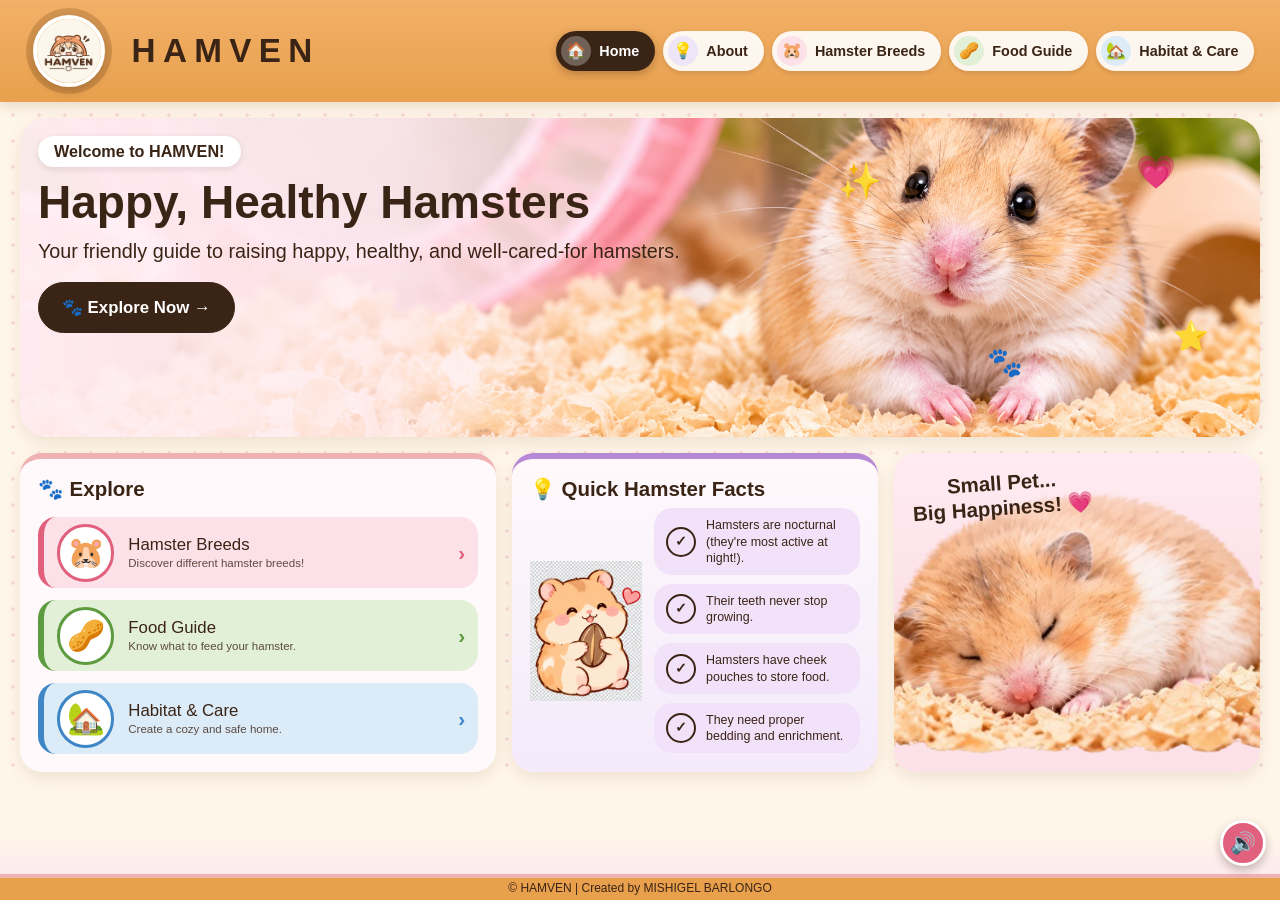
<file: index.html>
<!DOCTYPE html>
<html lang="en">
<head>
  <meta charset="UTF-8">
  <meta name="viewport" content="width=device-width, initial-scale=1.0">
  <title>Home | HAMVEN</title>
  <link rel="stylesheet" href="style.css">
</head>
<body class="no-scroll">

  <header class="site-header">
    <div class="topbar-inner">
      <a class="logo" href="index.html">
        <img src="logo.png" alt="HAMVEN logo" onerror="this.style.display='none'">
        <span class="logo-text"><strong>HAMVEN</strong></span>
      </a>
      <nav class="main-nav" aria-label="Main navigation">
        <ul>
          <li><a class="c-home" href="index.html" aria-current="page"><span class="n-ico" aria-hidden="true">🏠</span><span class="n-txt">Home</span></a></li>
          <li><a class="c-about" href="about.html"><span class="n-ico" aria-hidden="true">💡</span><span class="n-txt">About</span></a></li>
          <li><a class="c-breeds" href="hamstersbreeds.html"><span class="n-ico" aria-hidden="true">🐹</span><span class="n-txt">Hamster Breeds</span></a></li>
          <li><a class="c-food" href="foodguide.html"><span class="n-ico" aria-hidden="true">🥜</span><span class="n-txt">Food Guide</span></a></li>
          <li><a class="c-habitat" href="habitatandcare.html"><span class="n-ico" aria-hidden="true">🏡</span><span class="n-txt">Habitat &amp; Care</span></a></li>
        </ul>
      </nav>
    </div>
  </header>

  <main class="container fit home">
    <section class="card hero">
      <div class="hero-text">
        <span class="tag">Welcome to HAMVEN!</span>
        <h1>Happy, Healthy Hamsters</h1>
        <p>Your friendly guide to raising happy, healthy, and well-cared-for hamsters.</p>
        <a class="btn btn-explore" href="hamstersbreeds.html">🐾 Explore Now →</a>
      </div>
      <span class="sp" style="--x:66%;--y:14%;--d:0s;font-size:2.2rem" aria-hidden="true">✨</span>
      <span class="sp" style="--x:90%;--y:12%;--d:1s;font-size:2rem" aria-hidden="true">💗</span>
      <span class="sp" style="--x:78%;--y:72%;--d:2s;font-size:1.8rem" aria-hidden="true">🐾</span>
      <span class="sp" style="--x:93%;--y:64%;--d:.5s;font-size:1.8rem" aria-hidden="true">⭐</span>
    </section>

    <section class="card explore-card">
      <h2>🐾 Explore</h2>
      <ul class="explore-links">
        <li><a class="c-breeds" href="hamstersbreeds.html"><span class="thumb"><span aria-hidden="true">🐹</span></span><span class="t-txt">Hamster Breeds<small>Discover different hamster breeds!</small></span><span class="arrow" aria-hidden="true">›</span></a></li>
        <li><a class="c-food" href="foodguide.html"><span class="thumb"><span aria-hidden="true">🥜</span></span><span class="t-txt">Food Guide<small>Know what to feed your hamster.</small></span><span class="arrow" aria-hidden="true">›</span></a></li>
        <li><a class="c-habitat" href="habitatandcare.html"><span class="thumb"><span aria-hidden="true">🏡</span></span><span class="t-txt">Habitat &amp; Care<small>Create a cozy and safe home.</small></span><span class="arrow" aria-hidden="true">›</span></a></li>
      </ul>
    </section>

    <section class="card facts-card">
      <h2>💡 Quick Hamster Facts</h2>
      <div class="facts-body">
        <img class="facts-hamster" src="hamster-facts.png" alt="" onerror="this.style.display='none'">
        <ul class="facts-list">
          <li>Hamsters are nocturnal (they're most active at night!).</li>
          <li>Their teeth never stop growing.</li>
          <li>Hamsters have cheek pouches to store food.</li>
          <li>They need proper bedding and enrichment.</li>
        </ul>
      </div>
    </section>

    <section class="card sleep-card" aria-label="Small pet, big happiness">
      <h2>Small Pet...<br>Big Happiness! 💗</h2>
      <span class="zzz" style="--d:0s" aria-hidden="true">z</span>
      <span class="zzz" style="--d:1.1s;--o:22px" aria-hidden="true">Z</span>
      <span class="zzz" style="--d:2.2s;--o:44px" aria-hidden="true">z</span>
    </section>
  </main>

  <div class="hamster-track" aria-hidden="true"><div class="hv hv-walk"><span class="h"><svg class="hamster-svg" viewBox="0 0 48 36" aria-hidden="true">
  <circle cx="7" cy="24" r="2.2" fill="#D9955A"/>
  <ellipse class="leg b" cx="14" cy="32" rx="3.4" ry="2.6" fill="#F0B3B3"/>
  <ellipse cx="22" cy="22" rx="15" ry="11" fill="#E8B26A"/>
  <ellipse cx="24" cy="26" rx="10" ry="6" fill="#FFF1DC"/>
  <ellipse class="leg" cx="29" cy="32" rx="3.4" ry="2.6" fill="#F0B3B3"/>
  <circle cx="36" cy="19" r="8" fill="#E8B26A"/>
  <circle cx="33" cy="11.5" r="3.6" fill="#E8B26A"/>
  <circle cx="33" cy="11.5" r="1.9" fill="#F0B3B3"/>
  <circle cx="38" cy="22.5" r="2" fill="#F0B3B3" opacity=".75"/>
  <circle cx="39.5" cy="17" r="1.3" fill="#3A2415"/>
  <circle cx="43.5" cy="20" r="1.5" fill="#E0607E"/>
</svg></span></div></div>
  <footer class="site-footer">
    <div class="container">
      <p>&copy; HAMVEN | Created by MISHIGEL BARLONGO</p>
    </div>
  </footer>

  <!-- Message pop-up -->
  <div class="modal-bg" id="message">
    <a class="modal-close-bg" href="#" aria-label="Close"></a>
    <div class="modal" role="dialog" aria-labelledby="msg-title">
      <a class="modal-x" href="#" aria-label="Close">&times;</a>
      <span class="tag">Need guidance?</span>
      <h2 id="msg-title">Send a Message</h2>
      <p class="sub">Tell me your concern about your hamster and I will reply to your email.</p>

      <form id="msg-form" action="https://formsubmit.co/mishigelb@gmail.com" method="POST">
        <label for="f-name">Your name</label>
        <input id="f-name" type="text" name="name" maxlength="60" required>

        <label for="f-email">Your email</label>
        <input id="f-email" type="email" name="email" maxlength="80" required>

        <label for="f-msg">Your concern</label>
        <textarea id="f-msg" name="message" maxlength="1000" required></textarea>

        <input type="hidden" name="_subject" value="HAMVEN concern">
        <input type="hidden" name="_captcha" value="false">
        <input type="hidden" name="_next" value="">
        <input type="text" name="_honey" style="display:none" tabindex="-1" autocomplete="off">

        <div class="actions">
          <button class="btn" type="submit">Send</button>
          <a class="btn btn-light" href="#">Cancel</a>
        </div>
      </form>
    </div>
  </div>

  <!-- Message sent pop-up -->
  <div class="modal-bg" id="sent">
    <a class="modal-close-bg" href="#" aria-label="Close"></a>
    <div class="modal" role="dialog" aria-labelledby="sent-title">
      <div class="done">
        <div class="hamster" aria-hidden="true">&#10003;</div>
        <h2 id="sent-title">Done fill up!</h2>
        <p class="sub">Your message was sent successfully.</p>
        <a class="btn btn-full" href="#">OK</a>
      </div>
    </div>
  </div>

  <script>
    (function () {
      var form = document.getElementById('msg-form');
      if (!form) return;
      form.addEventListener('submit', function (e) {
        e.preventDefault();
        var data = new FormData(form);
        // show "Done fill up!" right away - no loading
        location.hash = 'sent';
        form.reset();
        // send the message quietly in the background
        try {
          fetch('https://formsubmit.co/ajax/mishigelb@gmail.com', {
            method: 'POST',
            headers: { 'Accept': 'application/json' },
            body: data,
            keepalive: true
          }).catch(function () {});
        } catch (err) {}
      });
    })();
  </script>

  <!-- Background music (keeps playing across pages) -->
  <audio id="bgm" src="backgroundmusic.mp3" loop preload="auto"></audio>
  <button id="music-btn" class="music-btn" type="button" aria-label="Music on/off" title="Music on/off">🔊</button>
  <script>
    (function () {
      var a = document.getElementById('bgm');
      var btn = document.getElementById('music-btn');
      if (!a) return;
      var K_T = 'hv-music-t', K_AT = 'hv-music-at', K_M = 'hv-music-muted';
      function get(k) { try { return sessionStorage.getItem(k); } catch (e) { return null; } }
      function set(k, v) { try { sessionStorage.setItem(k, v); } catch (e) {} }

      a.volume = 0.5;
      a.muted = get(K_M) === '1';
      function icon() { btn.textContent = a.muted ? '🔇' : '🔊'; btn.classList.toggle('playing', !a.paused && !a.muted); }

      // continue from where the previous page stopped
      var t = parseFloat(get(K_T)) || 0;
      var at = parseFloat(get(K_AT)) || 0;
      if (t > 0 && at > 0) t += (Date.now() - at) / 1000;
      function seek() {
        if (t > 0 && isFinite(a.duration) && a.duration > 0) { try { a.currentTime = t % a.duration; } catch (e) {} }
        t = 0;
      }
      if (a.readyState >= 1) seek(); else a.addEventListener('loadedmetadata', seek, { once: true });

      function save() { if (!a.paused) { set(K_T, a.currentTime); set(K_AT, Date.now()); } }
      setInterval(save, 500);
      window.addEventListener('pagehide', save);
      window.addEventListener('beforeunload', save);

      // browsers may block autoplay: start on the first click / tap / key press
      var events = ['pointerdown', 'keydown', 'touchstart', 'click'];
      function arm() { events.forEach(function (ev) { window.addEventListener(ev, onGesture, true); }); }
      function disarm() { events.forEach(function (ev) { window.removeEventListener(ev, onGesture, true); }); }
      function onGesture() { disarm(); start(); }
      function start() {
        var p = a.play();
        if (p && p.catch) p.catch(function () { arm(); });
      }
      a.addEventListener('play', icon);
      a.addEventListener('pause', icon);
      btn.addEventListener('click', function (e) {
        e.stopPropagation();
        a.muted = !a.muted;
        set(K_M, a.muted ? '1' : '0');
        if (a.paused) start();
        icon();
      });
      icon();
      start();
    })();
  </script>

</body>
</html>
</file>
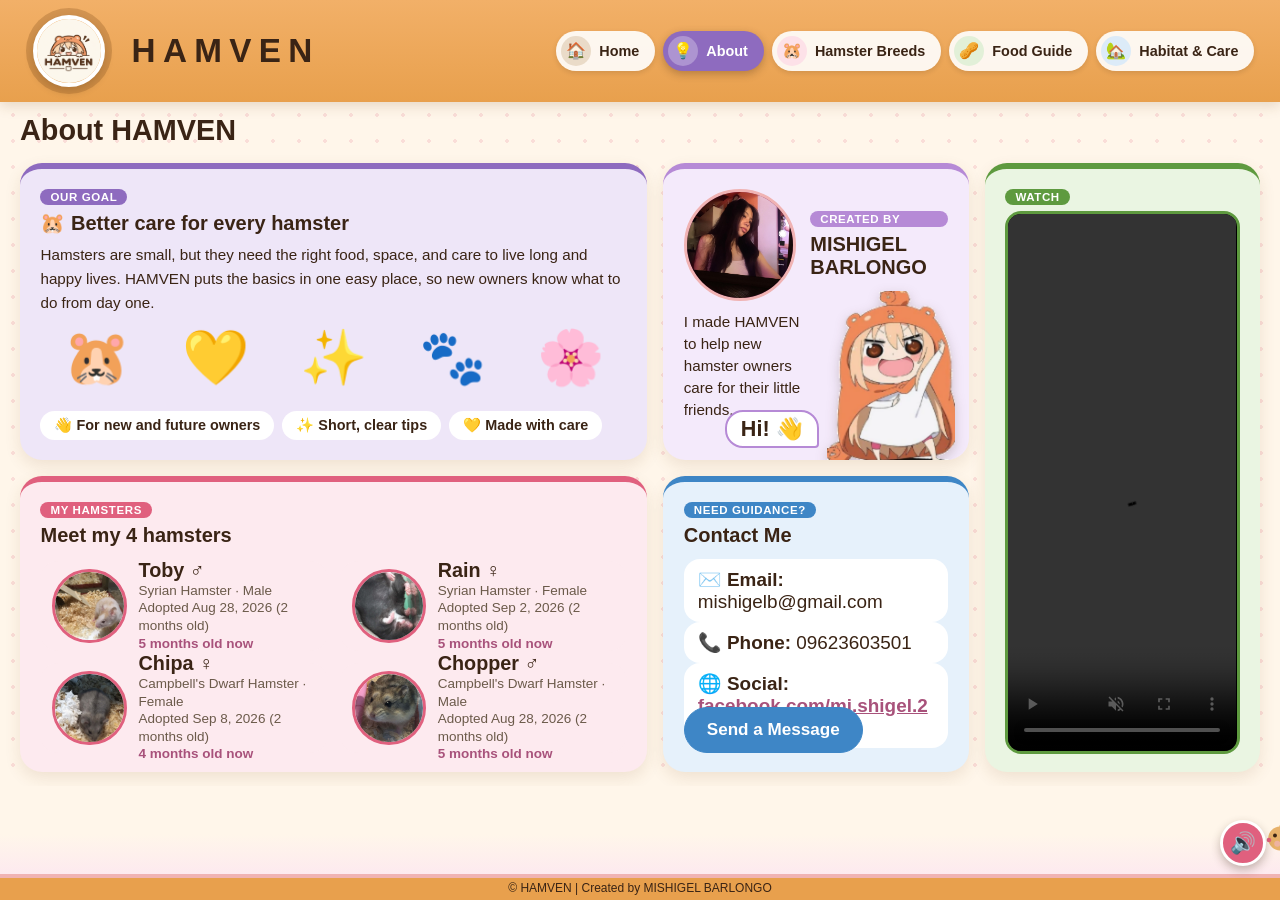
<file: about.html>
<!DOCTYPE html>
<html lang="en">
<head>
  <meta charset="UTF-8">
  <meta name="viewport" content="width=device-width, initial-scale=1.0">
  <title>About | HAMVEN</title>
  <link rel="stylesheet" href="style.css">
</head>
<body class="no-scroll">

  <header class="site-header">
    <div class="topbar-inner">
      <a class="logo" href="index.html">
        <img src="logo.png" alt="HAMVEN logo" onerror="this.style.display='none'">
        <span class="logo-text"><strong>HAMVEN</strong></span>
      </a>
      <nav class="main-nav" aria-label="Main navigation">
        <ul>
          <li><a class="c-home" href="index.html"><span class="n-ico" aria-hidden="true">🏠</span><span class="n-txt">Home</span></a></li>
          <li><a class="c-about" href="about.html" aria-current="page"><span class="n-ico" aria-hidden="true">💡</span><span class="n-txt">About</span></a></li>
          <li><a class="c-breeds" href="hamstersbreeds.html"><span class="n-ico" aria-hidden="true">🐹</span><span class="n-txt">Hamster Breeds</span></a></li>
          <li><a class="c-food" href="foodguide.html"><span class="n-ico" aria-hidden="true">🥜</span><span class="n-txt">Food Guide</span></a></li>
          <li><a class="c-habitat" href="habitatandcare.html"><span class="n-ico" aria-hidden="true">🏡</span><span class="n-txt">Habitat &amp; Care</span></a></li>
        </ul>
      </nav>
    </div>
  </header>

  <main class="container fit about">
    <h1>About HAMVEN</h1>

    <section class="card mission c-about">
      <span class="tag">Our goal</span>
      <h2>🐹 Better care for every hamster</h2>
      <p>Hamsters are small, but they need the right food, space, and care to live long and happy lives. HAMVEN puts the basics in one easy place, so new owners know what to do from day one.</p>
      <div class="deco bob" aria-hidden="true"><span style="--i:0">🐹</span><span style="--i:1">💛</span><span style="--i:2">✨</span><span style="--i:3">🐾</span><span style="--i:4">🌸</span></div>
      <ul class="about-points">
        <li>👋 For new and future owners</li>
        <li>✨ Short, clear tips</li>
        <li>💛 Made with care</li>
      </ul>
    </section>

    <section class="card c-lilac">
      <div class="creator">
        <div class="avatar"><span aria-hidden="true">MB</span><img src="Barlongo.jpg" alt="Mishigel Barlongo" onerror="this.style.display='none'"></div>
        <div>
          <span class="tag">Created by</span>
          <h2>MISHIGEL BARLONGO</h2>
        </div>
      </div>
      <p>I made HAMVEN to help new hamster owners care for their little friends.</p>
      <div class="hi-scene" aria-hidden="true"><div class="hi-wrap"><span class="hi-bubble">Hi! <span class="hi-hand">👋</span></span><img class="hi-char" src="creator-hi.png" alt="" onerror="this.style.display='none'"></div></div>
    </section>

    <section class="card pets c-rose">
      <span class="tag">My hamsters</span>
      <h2>Meet my 4 hamsters</h2>
      <div class="pet-grid">
        <div class="pet" data-adopted="2026-08-28">
          <div class="pet-photo"><span aria-hidden="true">🐹</span><img src="toby.jpg" alt="Toby" onerror="this.style.display='none'"></div>
          <div class="pet-info"><strong>Toby ♂</strong><small>Syrian Hamster · Male</small><small>Adopted Aug 28, 2026 (2 months old)</small><small class="pet-age"></small></div>
        </div>
        <div class="pet" data-adopted="2026-09-02">
          <div class="pet-photo"><span aria-hidden="true">🐹</span><img src="rain.jpg" alt="Rain" onerror="this.style.display='none'"></div>
          <div class="pet-info"><strong>Rain ♀</strong><small>Syrian Hamster · Female</small><small>Adopted Sep 2, 2026 (2 months old)</small><small class="pet-age"></small></div>
        </div>
        <div class="pet" data-adopted="2026-09-08">
          <div class="pet-photo"><span aria-hidden="true">🐹</span><img src="chipa.jpg" alt="Chipa" onerror="this.style.display='none'"></div>
          <div class="pet-info"><strong>Chipa ♀</strong><small>Campbell's Dwarf Hamster · Female</small><small>Adopted Sep 8, 2026 (2 months old)</small><small class="pet-age"></small></div>
        </div>
        <div class="pet" data-adopted="2026-08-28">
          <div class="pet-photo"><span aria-hidden="true">🐹</span><img src="chopper.jpg" alt="Chopper" onerror="this.style.display='none'"></div>
          <div class="pet-info"><strong>Chopper ♂</strong><small>Campbell's Dwarf Hamster · Male</small><small>Adopted Aug 28, 2026 (2 months old)</small><small class="pet-age"></small></div>
        </div>
      </div>
    </section>

    <section class="card contact-card c-blue">
      <span class="tag">Need guidance?</span>
      <h2>Contact Me</h2>
      <ul class="plain contact-list">
        <li><strong>✉️ Email:</strong> mishigelb@gmail.com</li>
        <li><strong>📞 Phone:</strong> 09623603501</li>
        <li><strong>🌐 Social:</strong> <a href="https://www.facebook.com/mi.shigel.2024" target="_blank" rel="noopener">facebook.com/mi.shigel.2024</a></li>
      </ul>
      <div class="deco sway" aria-hidden="true"><span style="--i:0">💌</span><span style="--i:1">📞</span><span style="--i:2">🌐</span><span style="--i:3">💬</span></div>
      <a class="btn about-link" href="#message">Send a Message</a>
    </section>

    <!-- Side video -->
    <section class="card vid-card c-green">
      <span class="tag">Watch</span>
      <video id="vid" src="vid.mp4" autoplay muted loop playsinline controls></video>
    </section>
  </main>
  <script>
    // Age now = 2 months at adoption + full months since adoption
    (function () {
      var now = new Date();
      document.querySelectorAll('.pet[data-adopted]').forEach(function (el) {
        var p = el.getAttribute('data-adopted').split('-');
        var y = +p[0], m = +p[1] - 1, d = +p[2];
        var months = (now.getFullYear() - y) * 12 + (now.getMonth() - m) - (now.getDate() < d ? 1 : 0);
        var total = Math.max(0, months) + 2;
        var txt = total >= 12
          ? Math.floor(total / 12) + ' yr' + (total % 12 ? ' ' + (total % 12) + ' mo' : '') + ' old now'
          : total + ' months old now';
        el.querySelector('.pet-age').textContent = txt;
      });
    })();
  </script>

  <div class="hamster-track" aria-hidden="true"><div class="hv hv-run"><span class="flip"><span class="h"><svg class="hamster-svg" viewBox="0 0 48 36" aria-hidden="true">
  <circle cx="7" cy="24" r="2.2" fill="#D9955A"/>
  <ellipse class="leg b" cx="14" cy="32" rx="3.4" ry="2.6" fill="#F0B3B3"/>
  <ellipse cx="22" cy="22" rx="15" ry="11" fill="#E8B26A"/>
  <ellipse cx="24" cy="26" rx="10" ry="6" fill="#FFF1DC"/>
  <ellipse class="leg" cx="29" cy="32" rx="3.4" ry="2.6" fill="#F0B3B3"/>
  <circle cx="36" cy="19" r="8" fill="#E8B26A"/>
  <circle cx="33" cy="11.5" r="3.6" fill="#E8B26A"/>
  <circle cx="33" cy="11.5" r="1.9" fill="#F0B3B3"/>
  <circle cx="38" cy="22.5" r="2" fill="#F0B3B3" opacity=".75"/>
  <circle cx="39.5" cy="17" r="1.3" fill="#3A2415"/>
  <circle cx="43.5" cy="20" r="1.5" fill="#E0607E"/>
</svg></span></span><span class="dust">💨</span></div></div>
  <footer class="site-footer">
    <div class="container">
      <p>&copy; HAMVEN | Created by MISHIGEL BARLONGO</p>
    </div>
  </footer>

  <!-- Message pop-up -->
  <div class="modal-bg" id="message">
    <a class="modal-close-bg" href="#" aria-label="Close"></a>
    <div class="modal" role="dialog" aria-labelledby="msg-title">
      <a class="modal-x" href="#" aria-label="Close">&times;</a>
      <span class="tag">Need guidance?</span>
      <h2 id="msg-title">Send a Message</h2>
      <p class="sub">Tell me your concern about your hamster and I will reply to your email.</p>

      <form id="msg-form" action="https://formsubmit.co/mishigelb@gmail.com" method="POST">
        <label for="f-name">Your name</label>
        <input id="f-name" type="text" name="name" maxlength="60" required>

        <label for="f-email">Your email</label>
        <input id="f-email" type="email" name="email" maxlength="80" required>

        <label for="f-msg">Your concern</label>
        <textarea id="f-msg" name="message" maxlength="1000" required></textarea>

        <input type="hidden" name="_subject" value="HAMVEN concern">
        <input type="hidden" name="_captcha" value="false">
        <input type="hidden" name="_next" value="">
        <input type="text" name="_honey" style="display:none" tabindex="-1" autocomplete="off">

        <div class="actions">
          <button class="btn" type="submit">Send</button>
          <a class="btn btn-light" href="#">Cancel</a>
        </div>
      </form>
    </div>
  </div>

  <!-- Message sent pop-up -->
  <div class="modal-bg" id="sent">
    <a class="modal-close-bg" href="#" aria-label="Close"></a>
    <div class="modal" role="dialog" aria-labelledby="sent-title">
      <div class="done">
        <div class="hamster" aria-hidden="true">&#10003;</div>
        <h2 id="sent-title">Done fill up!</h2>
        <p class="sub">Your message was sent successfully.</p>
        <a class="btn btn-full" href="#">OK</a>
      </div>
    </div>
  </div>

  <script>
    (function () {
      var form = document.getElementById('msg-form');
      if (!form) return;
      form.addEventListener('submit', function (e) {
        e.preventDefault();
        var data = new FormData(form);
        // show "Done fill up!" right away - no loading
        location.hash = 'sent';
        form.reset();
        // send the message quietly in the background
        try {
          fetch('https://formsubmit.co/ajax/mishigelb@gmail.com', {
            method: 'POST',
            headers: { 'Accept': 'application/json' },
            body: data,
            keepalive: true
          }).catch(function () {});
        } catch (err) {}
      });
    })();
  </script>

  <!-- Background music (keeps playing across pages) -->
  <audio id="bgm" src="backgroundmusic.mp3" loop preload="auto"></audio>
  <button id="music-btn" class="music-btn" type="button" aria-label="Music on/off" title="Music on/off">🔊</button>
  <script>
    (function () {
      var a = document.getElementById('bgm');
      var btn = document.getElementById('music-btn');
      if (!a) return;
      var K_T = 'hv-music-t', K_AT = 'hv-music-at', K_M = 'hv-music-muted';
      function get(k) { try { return sessionStorage.getItem(k); } catch (e) { return null; } }
      function set(k, v) { try { sessionStorage.setItem(k, v); } catch (e) {} }

      a.volume = 0.5;
      a.muted = get(K_M) === '1';
      function icon() { btn.textContent = a.muted ? '🔇' : '🔊'; btn.classList.toggle('playing', !a.paused && !a.muted); }

      // continue from where the previous page stopped
      var t = parseFloat(get(K_T)) || 0;
      var at = parseFloat(get(K_AT)) || 0;
      if (t > 0 && at > 0) t += (Date.now() - at) / 1000;
      function seek() {
        if (t > 0 && isFinite(a.duration) && a.duration > 0) { try { a.currentTime = t % a.duration; } catch (e) {} }
        t = 0;
      }
      if (a.readyState >= 1) seek(); else a.addEventListener('loadedmetadata', seek, { once: true });

      function save() { if (!a.paused) { set(K_T, a.currentTime); set(K_AT, Date.now()); } }
      setInterval(save, 500);
      window.addEventListener('pagehide', save);
      window.addEventListener('beforeunload', save);

      // browsers may block autoplay: start on the first click / tap / key press
      var events = ['pointerdown', 'keydown', 'touchstart', 'click'];
      function arm() { events.forEach(function (ev) { window.addEventListener(ev, onGesture, true); }); }
      function disarm() { events.forEach(function (ev) { window.removeEventListener(ev, onGesture, true); }); }
      function onGesture() { disarm(); start(); }
      function start() {
        var p = a.play();
        if (p && p.catch) p.catch(function () { arm(); });
      }
      a.addEventListener('play', icon);
      a.addEventListener('pause', icon);
      btn.addEventListener('click', function (e) {
        e.stopPropagation();
        a.muted = !a.muted;
        set(K_M, a.muted ? '1' : '0');
        if (a.paused) start();
        icon();
      });
      icon();
      start();
    })();
  </script>

  <!-- Side video: autoplay (muted); pause the background music when the video is unmuted -->
  <script>
    (function () {
      var v = document.getElementById('vid'), bgm = document.getElementById('bgm');
      if (!v) return;
      v.muted = true;
      var p = v.play();
      if (p && p.catch) p.catch(function () {});
      v.addEventListener('volumechange', function () {
        if (!v.muted && bgm && !bgm.paused) bgm.pause();
      });
    })();
  </script>

</body>
</html>
</file>
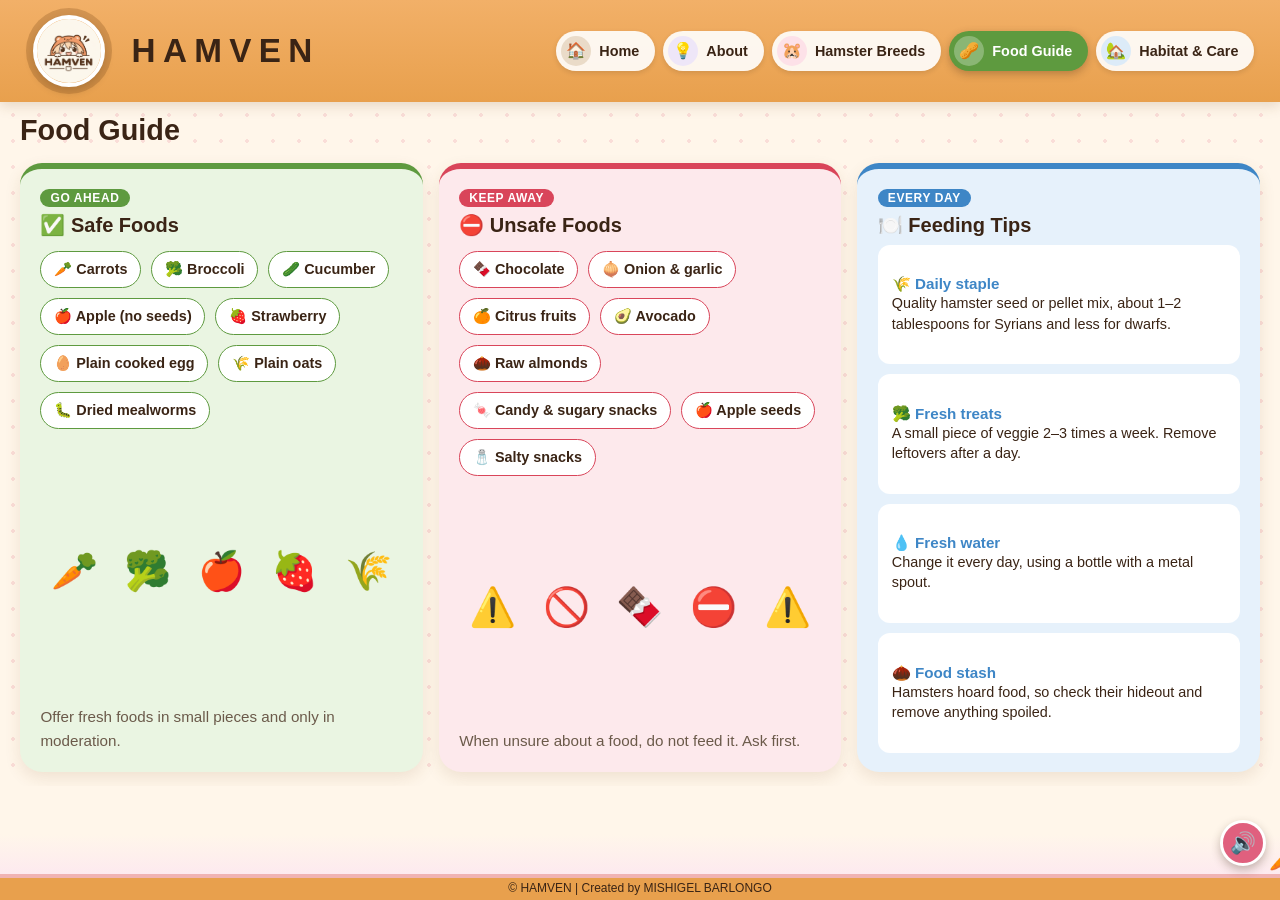
<file: foodguide.html>
<!DOCTYPE html>
<html lang="en">
<head>
  <meta charset="UTF-8">
  <meta name="viewport" content="width=device-width, initial-scale=1.0">
  <title>Food Guide | HAMVEN</title>
  <link rel="stylesheet" href="style.css">
</head>
<body class="no-scroll">

  <header class="site-header">
    <div class="topbar-inner">
      <a class="logo" href="index.html">
        <img src="logo.png" alt="HAMVEN logo" onerror="this.style.display='none'">
        <span class="logo-text"><strong>HAMVEN</strong></span>
      </a>
      <nav class="main-nav" aria-label="Main navigation">
        <ul>
          <li><a class="c-home" href="index.html"><span class="n-ico" aria-hidden="true">🏠</span><span class="n-txt">Home</span></a></li>
          <li><a class="c-about" href="about.html"><span class="n-ico" aria-hidden="true">💡</span><span class="n-txt">About</span></a></li>
          <li><a class="c-breeds" href="hamstersbreeds.html"><span class="n-ico" aria-hidden="true">🐹</span><span class="n-txt">Hamster Breeds</span></a></li>
          <li><a class="c-food" href="foodguide.html" aria-current="page"><span class="n-ico" aria-hidden="true">🥜</span><span class="n-txt">Food Guide</span></a></li>
          <li><a class="c-habitat" href="habitatandcare.html"><span class="n-ico" aria-hidden="true">🏡</span><span class="n-txt">Habitat &amp; Care</span></a></li>
        </ul>
      </nav>
    </div>
  </header>

  <main class="container fit food">
    <h1>Food Guide</h1>

    <section class="card safe">
      <span class="tag">Go ahead</span>
      <h2>✅ Safe Foods</h2>
      <ul class="pill-list">
        <li>🥕 Carrots</li>
        <li>🥦 Broccoli</li>
        <li>🥒 Cucumber</li>
        <li>🍎 Apple (no seeds)</li>
        <li>🍓 Strawberry</li>
        <li>🥚 Plain cooked egg</li>
        <li>🌾 Plain oats</li>
        <li>🐛 Dried mealworms</li>
      </ul>
      <div class="deco bob" aria-hidden="true"><span style="--i:0">🥕</span><span style="--i:1">🥦</span><span style="--i:2">🍎</span><span style="--i:3">🍓</span><span style="--i:4">🌾</span></div>
      <p class="card-note">Offer fresh foods in small pieces and only in moderation.</p>
    </section>

    <section class="card unsafe">
      <span class="tag">Keep away</span>
      <h2>⛔ Unsafe Foods</h2>
      <ul class="pill-list">
        <li>🍫 Chocolate</li>
        <li>🧅 Onion &amp; garlic</li>
        <li>🍊 Citrus fruits</li>
        <li>🥑 Avocado</li>
        <li>🌰 Raw almonds</li>
        <li>🍬 Candy &amp; sugary snacks</li>
        <li>🍎 Apple seeds</li>
        <li>🧂 Salty snacks</li>
      </ul>
      <div class="deco pulse" aria-hidden="true"><span style="--i:0">⚠️</span><span style="--i:1">🚫</span><span style="--i:2">🍫</span><span style="--i:3">⛔</span><span style="--i:4">⚠️</span></div>
      <p class="card-note">When unsure about a food, do not feed it. Ask first.</p>
    </section>

    <section class="card tips">
      <span class="tag">Every day</span>
      <h2>🍽️ Feeding Tips</h2>
      <div class="mini">
        <strong>🌾 Daily staple</strong>
        <p>Quality hamster seed or pellet mix, about 1–2 tablespoons for Syrians and less for dwarfs.</p>
      </div>
      <div class="mini">
        <strong>🥦 Fresh treats</strong>
        <p>A small piece of veggie 2–3 times a week. Remove leftovers after a day.</p>
      </div>
      <div class="mini">
        <strong>💧 Fresh water</strong>
        <p>Change it every day, using a bottle with a metal spout.</p>
      </div>
      <div class="mini">
        <strong>🌰 Food stash</strong>
        <p>Hamsters hoard food, so check their hideout and remove anything spoiled.</p>
      </div>
    </section>

  </main>

  <div class="hamster-track" aria-hidden="true"><div class="hv hv-carry"><span class="item">🥕</span><span class="flip"><span class="h"><svg class="hamster-svg" viewBox="0 0 48 36" aria-hidden="true">
  <circle cx="7" cy="24" r="2.2" fill="#D9955A"/>
  <ellipse class="leg b" cx="14" cy="32" rx="3.4" ry="2.6" fill="#F0B3B3"/>
  <ellipse cx="22" cy="22" rx="15" ry="11" fill="#E8B26A"/>
  <ellipse cx="24" cy="26" rx="10" ry="6" fill="#FFF1DC"/>
  <ellipse class="leg" cx="29" cy="32" rx="3.4" ry="2.6" fill="#F0B3B3"/>
  <circle cx="36" cy="19" r="8" fill="#E8B26A"/>
  <circle cx="33" cy="11.5" r="3.6" fill="#E8B26A"/>
  <circle cx="33" cy="11.5" r="1.9" fill="#F0B3B3"/>
  <circle cx="38" cy="22.5" r="2" fill="#F0B3B3" opacity=".75"/>
  <circle cx="39.5" cy="17" r="1.3" fill="#3A2415"/>
  <circle cx="43.5" cy="20" r="1.5" fill="#E0607E"/>
</svg></span></span></div></div>
  <footer class="site-footer">
    <div class="container">
      <p>&copy; HAMVEN | Created by MISHIGEL BARLONGO</p>
    </div>
  </footer>

  <!-- Message pop-up -->
  <div class="modal-bg" id="message">
    <a class="modal-close-bg" href="#" aria-label="Close"></a>
    <div class="modal" role="dialog" aria-labelledby="msg-title">
      <a class="modal-x" href="#" aria-label="Close">&times;</a>
      <span class="tag">Need guidance?</span>
      <h2 id="msg-title">Send a Message</h2>
      <p class="sub">Tell me your concern about your hamster and I will reply to your email.</p>

      <form id="msg-form" action="https://formsubmit.co/mishigelb@gmail.com" method="POST">
        <label for="f-name">Your name</label>
        <input id="f-name" type="text" name="name" maxlength="60" required>

        <label for="f-email">Your email</label>
        <input id="f-email" type="email" name="email" maxlength="80" required>

        <label for="f-msg">Your concern</label>
        <textarea id="f-msg" name="message" maxlength="1000" required></textarea>

        <input type="hidden" name="_subject" value="HAMVEN concern">
        <input type="hidden" name="_captcha" value="false">
        <input type="hidden" name="_next" value="">
        <input type="text" name="_honey" style="display:none" tabindex="-1" autocomplete="off">

        <div class="actions">
          <button class="btn" type="submit">Send</button>
          <a class="btn btn-light" href="#">Cancel</a>
        </div>
      </form>
    </div>
  </div>

  <!-- Message sent pop-up -->
  <div class="modal-bg" id="sent">
    <a class="modal-close-bg" href="#" aria-label="Close"></a>
    <div class="modal" role="dialog" aria-labelledby="sent-title">
      <div class="done">
        <div class="hamster" aria-hidden="true">&#10003;</div>
        <h2 id="sent-title">Done fill up!</h2>
        <p class="sub">Your message was sent successfully.</p>
        <a class="btn btn-full" href="#">OK</a>
      </div>
    </div>
  </div>

  <script>
    (function () {
      var form = document.getElementById('msg-form');
      if (!form) return;
      form.addEventListener('submit', function (e) {
        e.preventDefault();
        var data = new FormData(form);
        // show "Done fill up!" right away - no loading
        location.hash = 'sent';
        form.reset();
        // send the message quietly in the background
        try {
          fetch('https://formsubmit.co/ajax/mishigelb@gmail.com', {
            method: 'POST',
            headers: { 'Accept': 'application/json' },
            body: data,
            keepalive: true
          }).catch(function () {});
        } catch (err) {}
      });
    })();
  </script>

  <!-- Background music (keeps playing across pages) -->
  <audio id="bgm" src="backgroundmusic.mp3" loop preload="auto"></audio>
  <button id="music-btn" class="music-btn" type="button" aria-label="Music on/off" title="Music on/off">🔊</button>
  <script>
    (function () {
      var a = document.getElementById('bgm');
      var btn = document.getElementById('music-btn');
      if (!a) return;
      var K_T = 'hv-music-t', K_AT = 'hv-music-at', K_M = 'hv-music-muted';
      function get(k) { try { return sessionStorage.getItem(k); } catch (e) { return null; } }
      function set(k, v) { try { sessionStorage.setItem(k, v); } catch (e) {} }

      a.volume = 0.5;
      a.muted = get(K_M) === '1';
      function icon() { btn.textContent = a.muted ? '🔇' : '🔊'; btn.classList.toggle('playing', !a.paused && !a.muted); }

      // continue from where the previous page stopped
      var t = parseFloat(get(K_T)) || 0;
      var at = parseFloat(get(K_AT)) || 0;
      if (t > 0 && at > 0) t += (Date.now() - at) / 1000;
      function seek() {
        if (t > 0 && isFinite(a.duration) && a.duration > 0) { try { a.currentTime = t % a.duration; } catch (e) {} }
        t = 0;
      }
      if (a.readyState >= 1) seek(); else a.addEventListener('loadedmetadata', seek, { once: true });

      function save() { if (!a.paused) { set(K_T, a.currentTime); set(K_AT, Date.now()); } }
      setInterval(save, 500);
      window.addEventListener('pagehide', save);
      window.addEventListener('beforeunload', save);

      // browsers may block autoplay: start on the first click / tap / key press
      var events = ['pointerdown', 'keydown', 'touchstart', 'click'];
      function arm() { events.forEach(function (ev) { window.addEventListener(ev, onGesture, true); }); }
      function disarm() { events.forEach(function (ev) { window.removeEventListener(ev, onGesture, true); }); }
      function onGesture() { disarm(); start(); }
      function start() {
        var p = a.play();
        if (p && p.catch) p.catch(function () { arm(); });
      }
      a.addEventListener('play', icon);
      a.addEventListener('pause', icon);
      btn.addEventListener('click', function (e) {
        e.stopPropagation();
        a.muted = !a.muted;
        set(K_M, a.muted ? '1' : '0');
        if (a.paused) start();
        icon();
      });
      icon();
      start();
    })();
  </script>

</body>
</html>
</file>
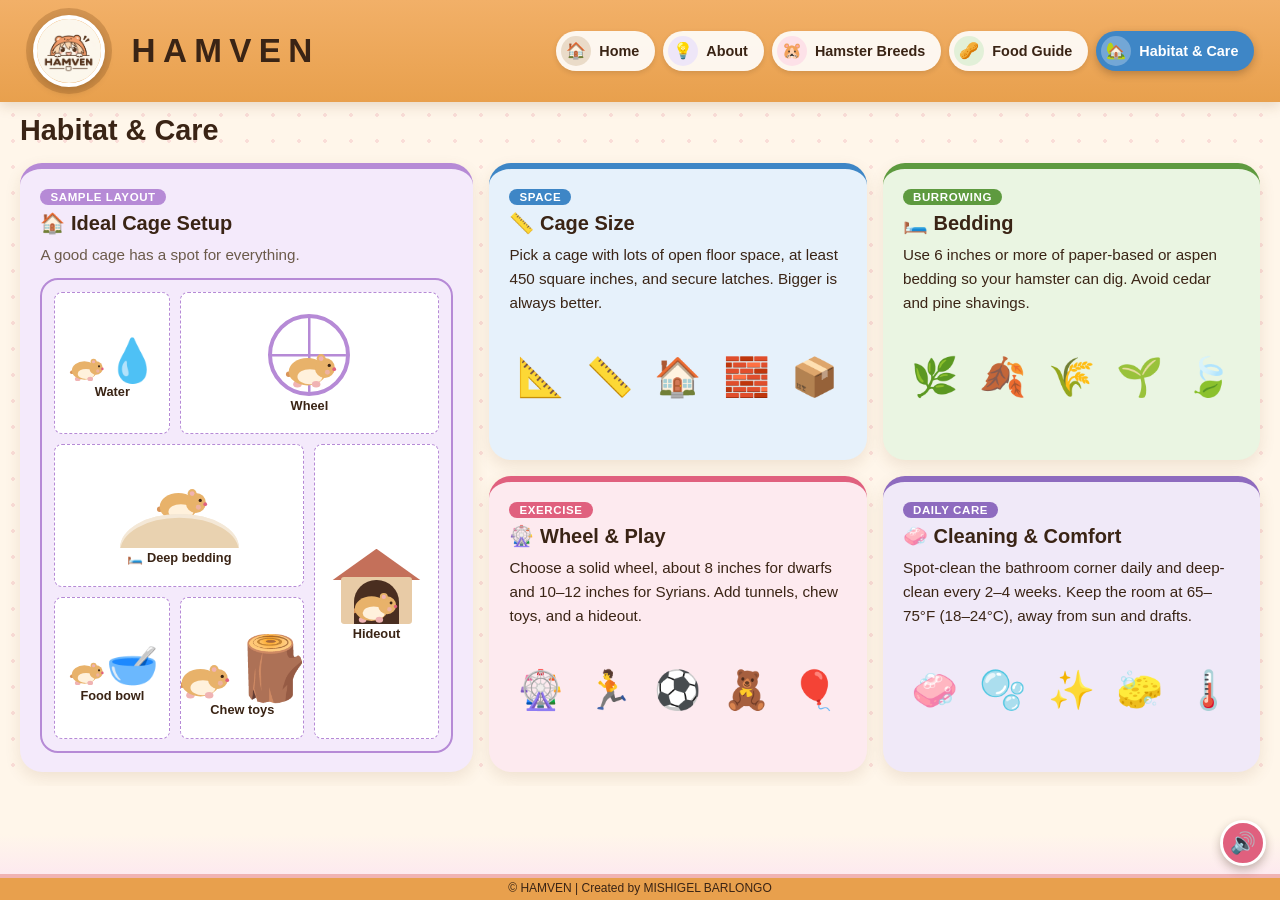
<file: habitatandcare.html>
<!DOCTYPE html>
<html lang="en">
<head>
  <meta charset="UTF-8">
  <meta name="viewport" content="width=device-width, initial-scale=1.0">
  <title>Habitat &amp; Care | HAMVEN</title>
  <link rel="stylesheet" href="style.css">
</head>
<body class="no-scroll">

  <header class="site-header">
    <div class="topbar-inner">
      <a class="logo" href="index.html">
        <img src="logo.png" alt="HAMVEN logo" onerror="this.style.display='none'">
        <span class="logo-text"><strong>HAMVEN</strong></span>
      </a>
      <nav class="main-nav" aria-label="Main navigation">
        <ul>
          <li><a class="c-home" href="index.html"><span class="n-ico" aria-hidden="true">🏠</span><span class="n-txt">Home</span></a></li>
          <li><a class="c-about" href="about.html"><span class="n-ico" aria-hidden="true">💡</span><span class="n-txt">About</span></a></li>
          <li><a class="c-breeds" href="hamstersbreeds.html"><span class="n-ico" aria-hidden="true">🐹</span><span class="n-txt">Hamster Breeds</span></a></li>
          <li><a class="c-food" href="foodguide.html"><span class="n-ico" aria-hidden="true">🥜</span><span class="n-txt">Food Guide</span></a></li>
          <li><a class="c-habitat" href="habitatandcare.html" aria-current="page"><span class="n-ico" aria-hidden="true">🏡</span><span class="n-txt">Habitat &amp; Care</span></a></li>
        </ul>
      </nav>
    </div>
  </header>

  <main class="container fit habitat">
    <h1>Habitat &amp; Care</h1>

    <section class="card cage-card c-lilac">
      <span class="tag">Sample layout</span>
      <h2>🏠 Ideal Cage Setup</h2>
      <p class="cage-caption">A good cage has a spot for everything.</p>
      <div class="cage">
        <div class="cw" style="grid-area:water"><span class="scene"><svg class="hamster-svg sham drink" viewBox="0 0 48 36" aria-hidden="true">
  <circle cx="7" cy="24" r="2.2" fill="#D9955A"/>
  <ellipse class="leg b" cx="14" cy="32" rx="3.4" ry="2.6" fill="#F0B3B3"/>
  <ellipse cx="22" cy="22" rx="15" ry="11" fill="#E8B26A"/>
  <ellipse cx="24" cy="26" rx="10" ry="6" fill="#FFF1DC"/>
  <ellipse class="leg" cx="29" cy="32" rx="3.4" ry="2.6" fill="#F0B3B3"/>
  <circle cx="36" cy="19" r="8" fill="#E8B26A"/>
  <circle cx="33" cy="11.5" r="3.6" fill="#E8B26A"/>
  <circle cx="33" cy="11.5" r="1.9" fill="#F0B3B3"/>
  <circle cx="38" cy="22.5" r="2" fill="#F0B3B3" opacity=".75"/>
  <circle cx="39.5" cy="17" r="1.3" fill="#3A2415"/>
  <circle cx="43.5" cy="20" r="1.5" fill="#E0607E"/>
</svg><span class="ico drip">💧</span></span><span class="lbl">Water</span></div>
        <div style="grid-area:wheel"><span class="scene"><span class="wheelbox"><span class="ring"></span><svg class="hamster-svg sham" viewBox="0 0 48 36" aria-hidden="true">
  <circle cx="7" cy="24" r="2.2" fill="#D9955A"/>
  <ellipse class="leg b" cx="14" cy="32" rx="3.4" ry="2.6" fill="#F0B3B3"/>
  <ellipse cx="22" cy="22" rx="15" ry="11" fill="#E8B26A"/>
  <ellipse cx="24" cy="26" rx="10" ry="6" fill="#FFF1DC"/>
  <ellipse class="leg" cx="29" cy="32" rx="3.4" ry="2.6" fill="#F0B3B3"/>
  <circle cx="36" cy="19" r="8" fill="#E8B26A"/>
  <circle cx="33" cy="11.5" r="3.6" fill="#E8B26A"/>
  <circle cx="33" cy="11.5" r="1.9" fill="#F0B3B3"/>
  <circle cx="38" cy="22.5" r="2" fill="#F0B3B3" opacity=".75"/>
  <circle cx="39.5" cy="17" r="1.3" fill="#3A2415"/>
  <circle cx="43.5" cy="20" r="1.5" fill="#E0607E"/>
</svg></span></span><span class="lbl">Wheel</span></div>
        <div style="grid-area:bed"><span class="scene"><span class="bedbox"><svg class="hamster-svg sham" viewBox="0 0 48 36" aria-hidden="true">
  <circle cx="7" cy="24" r="2.2" fill="#D9955A"/>
  <ellipse class="leg b" cx="14" cy="32" rx="3.4" ry="2.6" fill="#F0B3B3"/>
  <ellipse cx="22" cy="22" rx="15" ry="11" fill="#E8B26A"/>
  <ellipse cx="24" cy="26" rx="10" ry="6" fill="#FFF1DC"/>
  <ellipse class="leg" cx="29" cy="32" rx="3.4" ry="2.6" fill="#F0B3B3"/>
  <circle cx="36" cy="19" r="8" fill="#E8B26A"/>
  <circle cx="33" cy="11.5" r="3.6" fill="#E8B26A"/>
  <circle cx="33" cy="11.5" r="1.9" fill="#F0B3B3"/>
  <circle cx="38" cy="22.5" r="2" fill="#F0B3B3" opacity=".75"/>
  <circle cx="39.5" cy="17" r="1.3" fill="#3A2415"/>
  <circle cx="43.5" cy="20" r="1.5" fill="#E0607E"/>
</svg><span class="mound"></span></span></span><span class="lbl">🛏️ Deep bedding</span></div>
        <div style="grid-area:hide"><span class="scene"><span class="house"><span class="roof"></span><span class="hbody"></span><span class="door"><svg class="hamster-svg sham" viewBox="0 0 48 36" aria-hidden="true">
  <circle cx="7" cy="24" r="2.2" fill="#D9955A"/>
  <ellipse class="leg b" cx="14" cy="32" rx="3.4" ry="2.6" fill="#F0B3B3"/>
  <ellipse cx="22" cy="22" rx="15" ry="11" fill="#E8B26A"/>
  <ellipse cx="24" cy="26" rx="10" ry="6" fill="#FFF1DC"/>
  <ellipse class="leg" cx="29" cy="32" rx="3.4" ry="2.6" fill="#F0B3B3"/>
  <circle cx="36" cy="19" r="8" fill="#E8B26A"/>
  <circle cx="33" cy="11.5" r="3.6" fill="#E8B26A"/>
  <circle cx="33" cy="11.5" r="1.9" fill="#F0B3B3"/>
  <circle cx="38" cy="22.5" r="2" fill="#F0B3B3" opacity=".75"/>
  <circle cx="39.5" cy="17" r="1.3" fill="#3A2415"/>
  <circle cx="43.5" cy="20" r="1.5" fill="#E0607E"/>
</svg></span></span></span><span class="lbl">Hideout</span></div>
        <div class="cf" style="grid-area:food"><span class="scene"><svg class="hamster-svg sham eat" viewBox="0 0 48 36" aria-hidden="true">
  <circle cx="7" cy="24" r="2.2" fill="#D9955A"/>
  <ellipse class="leg b" cx="14" cy="32" rx="3.4" ry="2.6" fill="#F0B3B3"/>
  <ellipse cx="22" cy="22" rx="15" ry="11" fill="#E8B26A"/>
  <ellipse cx="24" cy="26" rx="10" ry="6" fill="#FFF1DC"/>
  <ellipse class="leg" cx="29" cy="32" rx="3.4" ry="2.6" fill="#F0B3B3"/>
  <circle cx="36" cy="19" r="8" fill="#E8B26A"/>
  <circle cx="33" cy="11.5" r="3.6" fill="#E8B26A"/>
  <circle cx="33" cy="11.5" r="1.9" fill="#F0B3B3"/>
  <circle cx="38" cy="22.5" r="2" fill="#F0B3B3" opacity=".75"/>
  <circle cx="39.5" cy="17" r="1.3" fill="#3A2415"/>
  <circle cx="43.5" cy="20" r="1.5" fill="#E0607E"/>
</svg><span class="ico">🥣</span></span><span class="lbl">Food bowl</span></div>
        <div style="grid-area:chew"><span class="scene"><svg class="hamster-svg sham chew" viewBox="0 0 48 36" aria-hidden="true">
  <circle cx="7" cy="24" r="2.2" fill="#D9955A"/>
  <ellipse class="leg b" cx="14" cy="32" rx="3.4" ry="2.6" fill="#F0B3B3"/>
  <ellipse cx="22" cy="22" rx="15" ry="11" fill="#E8B26A"/>
  <ellipse cx="24" cy="26" rx="10" ry="6" fill="#FFF1DC"/>
  <ellipse class="leg" cx="29" cy="32" rx="3.4" ry="2.6" fill="#F0B3B3"/>
  <circle cx="36" cy="19" r="8" fill="#E8B26A"/>
  <circle cx="33" cy="11.5" r="3.6" fill="#E8B26A"/>
  <circle cx="33" cy="11.5" r="1.9" fill="#F0B3B3"/>
  <circle cx="38" cy="22.5" r="2" fill="#F0B3B3" opacity=".75"/>
  <circle cx="39.5" cy="17" r="1.3" fill="#3A2415"/>
  <circle cx="43.5" cy="20" r="1.5" fill="#E0607E"/>
</svg><span class="ico wob">🪵</span></span><span class="lbl">Chew toys</span></div>
      </div>
    </section>

    <section class="card c-blue">
      <span class="tag">Space</span>
      <h2>📏 Cage Size</h2>
      <p>Pick a cage with lots of open floor space, at least 450 square inches, and secure latches. Bigger is always better.</p>
      <div class="deco bob" aria-hidden="true"><span style="--i:0">📐</span><span style="--i:1">📏</span><span style="--i:2">🏠</span><span style="--i:3">🧱</span><span style="--i:4">📦</span></div>
    </section>

    <section class="card c-green">
      <span class="tag">Burrowing</span>
      <h2>🛏️ Bedding</h2>
      <p>Use 6 inches or more of paper-based or aspen bedding so your hamster can dig. Avoid cedar and pine shavings.</p>
      <div class="deco sway" aria-hidden="true"><span style="--i:0">🌿</span><span style="--i:1">🍂</span><span style="--i:2">🌾</span><span style="--i:3">🌱</span><span style="--i:4">🍃</span></div>
    </section>

    <section class="card c-rose">
      <span class="tag">Exercise</span>
      <h2>🎡 Wheel &amp; Play</h2>
      <p>Choose a solid wheel, about 8 inches for dwarfs and 10–12 inches for Syrians. Add tunnels, chew toys, and a hideout.</p>
      <div class="deco wob" aria-hidden="true"><span style="--i:0">🎡</span><span style="--i:1">🏃</span><span style="--i:2">⚽</span><span style="--i:3">🧸</span><span style="--i:4">🎈</span></div>
    </section>

    <section class="card c-purple">
      <span class="tag">Daily care</span>
      <h2>🧼 Cleaning &amp; Comfort</h2>
      <p>Spot-clean the bathroom corner daily and deep-clean every 2–4 weeks. Keep the room at 65–75°F (18–24°C), away from sun and drafts.</p>
      <div class="deco pulse" aria-hidden="true"><span style="--i:0">🧼</span><span style="--i:1">🫧</span><span style="--i:2">✨</span><span style="--i:3">🧽</span><span style="--i:4">🌡️</span></div>
    </section>
  </main>

  <div class="hamster-track" aria-hidden="true"><div class="hv hv-ball"><div class="ball"></div><div class="inner"><span class="h"><svg class="hamster-svg" viewBox="0 0 48 36" aria-hidden="true">
  <circle cx="7" cy="24" r="2.2" fill="#D9955A"/>
  <ellipse class="leg b" cx="14" cy="32" rx="3.4" ry="2.6" fill="#F0B3B3"/>
  <ellipse cx="22" cy="22" rx="15" ry="11" fill="#E8B26A"/>
  <ellipse cx="24" cy="26" rx="10" ry="6" fill="#FFF1DC"/>
  <ellipse class="leg" cx="29" cy="32" rx="3.4" ry="2.6" fill="#F0B3B3"/>
  <circle cx="36" cy="19" r="8" fill="#E8B26A"/>
  <circle cx="33" cy="11.5" r="3.6" fill="#E8B26A"/>
  <circle cx="33" cy="11.5" r="1.9" fill="#F0B3B3"/>
  <circle cx="38" cy="22.5" r="2" fill="#F0B3B3" opacity=".75"/>
  <circle cx="39.5" cy="17" r="1.3" fill="#3A2415"/>
  <circle cx="43.5" cy="20" r="1.5" fill="#E0607E"/>
</svg></span></div></div></div>
  <footer class="site-footer">
    <div class="container">
      <p>&copy; HAMVEN | Created by MISHIGEL BARLONGO</p>
    </div>
  </footer>

  <!-- Message pop-up -->
  <div class="modal-bg" id="message">
    <a class="modal-close-bg" href="#" aria-label="Close"></a>
    <div class="modal" role="dialog" aria-labelledby="msg-title">
      <a class="modal-x" href="#" aria-label="Close">&times;</a>
      <span class="tag">Need guidance?</span>
      <h2 id="msg-title">Send a Message</h2>
      <p class="sub">Tell me your concern about your hamster and I will reply to your email.</p>

      <form id="msg-form" action="https://formsubmit.co/mishigelb@gmail.com" method="POST">
        <label for="f-name">Your name</label>
        <input id="f-name" type="text" name="name" maxlength="60" required>

        <label for="f-email">Your email</label>
        <input id="f-email" type="email" name="email" maxlength="80" required>

        <label for="f-msg">Your concern</label>
        <textarea id="f-msg" name="message" maxlength="1000" required></textarea>

        <input type="hidden" name="_subject" value="HAMVEN concern">
        <input type="hidden" name="_captcha" value="false">
        <input type="hidden" name="_next" value="">
        <input type="text" name="_honey" style="display:none" tabindex="-1" autocomplete="off">

        <div class="actions">
          <button class="btn" type="submit">Send</button>
          <a class="btn btn-light" href="#">Cancel</a>
        </div>
      </form>
    </div>
  </div>

  <!-- Message sent pop-up -->
  <div class="modal-bg" id="sent">
    <a class="modal-close-bg" href="#" aria-label="Close"></a>
    <div class="modal" role="dialog" aria-labelledby="sent-title">
      <div class="done">
        <div class="hamster" aria-hidden="true">&#10003;</div>
        <h2 id="sent-title">Done fill up!</h2>
        <p class="sub">Your message was sent successfully.</p>
        <a class="btn btn-full" href="#">OK</a>
      </div>
    </div>
  </div>

  <script>
    (function () {
      var form = document.getElementById('msg-form');
      if (!form) return;
      form.addEventListener('submit', function (e) {
        e.preventDefault();
        var data = new FormData(form);
        // show "Done fill up!" right away - no loading
        location.hash = 'sent';
        form.reset();
        // send the message quietly in the background
        try {
          fetch('https://formsubmit.co/ajax/mishigelb@gmail.com', {
            method: 'POST',
            headers: { 'Accept': 'application/json' },
            body: data,
            keepalive: true
          }).catch(function () {});
        } catch (err) {}
      });
    })();
  </script>

  <!-- Background music (keeps playing across pages) -->
  <audio id="bgm" src="backgroundmusic.mp3" loop preload="auto"></audio>
  <button id="music-btn" class="music-btn" type="button" aria-label="Music on/off" title="Music on/off">🔊</button>
  <script>
    (function () {
      var a = document.getElementById('bgm');
      var btn = document.getElementById('music-btn');
      if (!a) return;
      var K_T = 'hv-music-t', K_AT = 'hv-music-at', K_M = 'hv-music-muted';
      function get(k) { try { return sessionStorage.getItem(k); } catch (e) { return null; } }
      function set(k, v) { try { sessionStorage.setItem(k, v); } catch (e) {} }

      a.volume = 0.5;
      a.muted = get(K_M) === '1';
      function icon() { btn.textContent = a.muted ? '🔇' : '🔊'; btn.classList.toggle('playing', !a.paused && !a.muted); }

      // continue from where the previous page stopped
      var t = parseFloat(get(K_T)) || 0;
      var at = parseFloat(get(K_AT)) || 0;
      if (t > 0 && at > 0) t += (Date.now() - at) / 1000;
      function seek() {
        if (t > 0 && isFinite(a.duration) && a.duration > 0) { try { a.currentTime = t % a.duration; } catch (e) {} }
        t = 0;
      }
      if (a.readyState >= 1) seek(); else a.addEventListener('loadedmetadata', seek, { once: true });

      function save() { if (!a.paused) { set(K_T, a.currentTime); set(K_AT, Date.now()); } }
      setInterval(save, 500);
      window.addEventListener('pagehide', save);
      window.addEventListener('beforeunload', save);

      // browsers may block autoplay: start on the first click / tap / key press
      var events = ['pointerdown', 'keydown', 'touchstart', 'click'];
      function arm() { events.forEach(function (ev) { window.addEventListener(ev, onGesture, true); }); }
      function disarm() { events.forEach(function (ev) { window.removeEventListener(ev, onGesture, true); }); }
      function onGesture() { disarm(); start(); }
      function start() {
        var p = a.play();
        if (p && p.catch) p.catch(function () { arm(); });
      }
      a.addEventListener('play', icon);
      a.addEventListener('pause', icon);
      btn.addEventListener('click', function (e) {
        e.stopPropagation();
        a.muted = !a.muted;
        set(K_M, a.muted ? '1' : '0');
        if (a.paused) start();
        icon();
      });
      icon();
      start();
    })();
  </script>

</body>
</html>
</file>
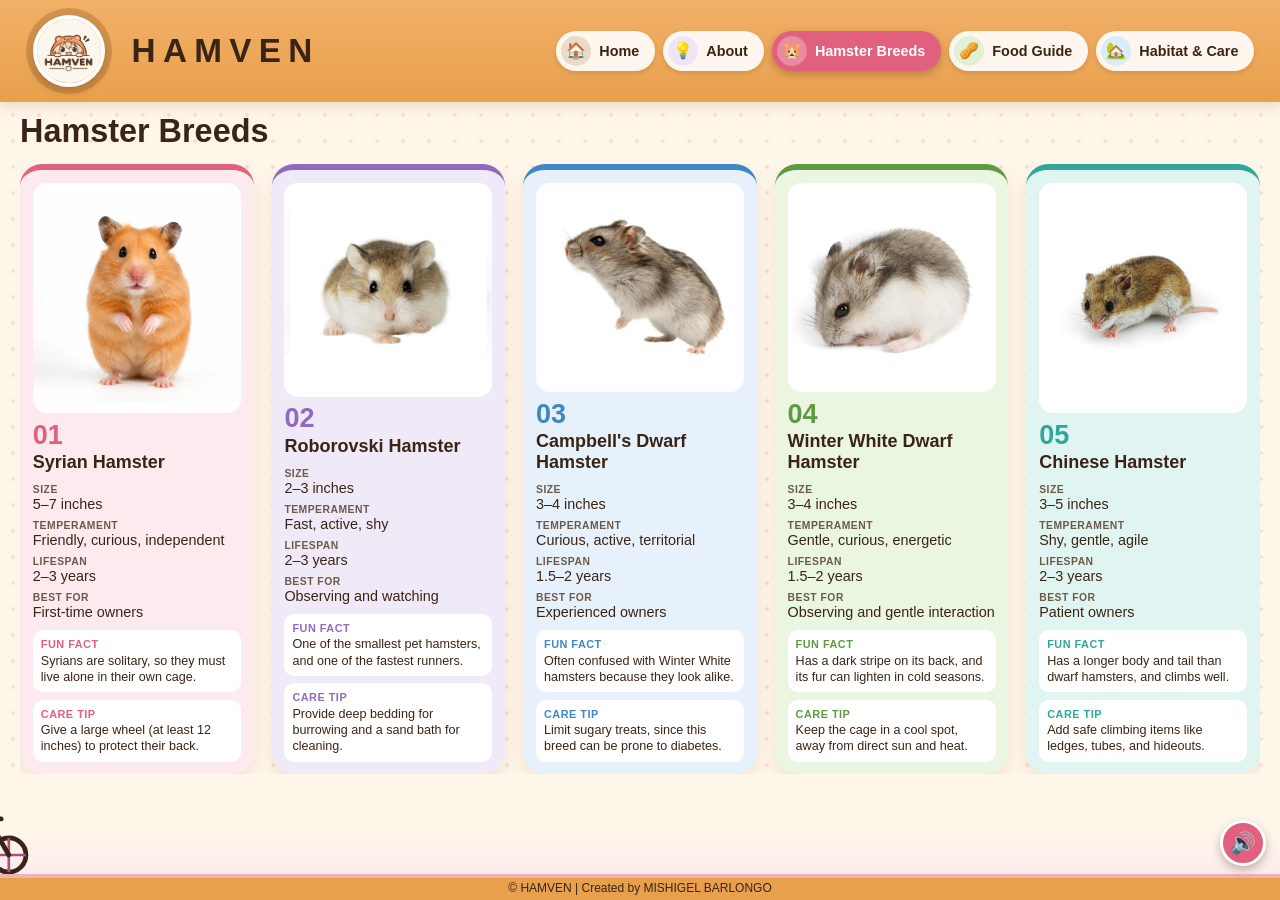
<file: hamstersbreeds.html>
<!DOCTYPE html>
<html lang="en">
<head>
  <meta charset="UTF-8">
  <meta name="viewport" content="width=device-width, initial-scale=1.0">
  <title>Hamster Breeds | HAMVEN</title>
  <link rel="stylesheet" href="style.css">
</head>
<body class="no-scroll">

  <header class="site-header">
    <div class="topbar-inner">
      <a class="logo" href="index.html">
        <img src="logo.png" alt="HAMVEN logo" onerror="this.style.display='none'">
        <span class="logo-text"><strong>HAMVEN</strong></span>
      </a>
      <nav class="main-nav" aria-label="Main navigation">
        <ul>
          <li><a class="c-home" href="index.html"><span class="n-ico" aria-hidden="true">🏠</span><span class="n-txt">Home</span></a></li>
          <li><a class="c-about" href="about.html"><span class="n-ico" aria-hidden="true">💡</span><span class="n-txt">About</span></a></li>
          <li><a class="c-breeds" href="hamstersbreeds.html" aria-current="page"><span class="n-ico" aria-hidden="true">🐹</span><span class="n-txt">Hamster Breeds</span></a></li>
          <li><a class="c-food" href="foodguide.html"><span class="n-ico" aria-hidden="true">🥜</span><span class="n-txt">Food Guide</span></a></li>
          <li><a class="c-habitat" href="habitatandcare.html"><span class="n-ico" aria-hidden="true">🏡</span><span class="n-txt">Habitat &amp; Care</span></a></li>
        </ul>
      </nav>
    </div>
  </header>

  <main class="container fit breeds">
    <h1>Hamster Breeds</h1>

    <div class="breed-grid">
      <article class="card breed-card c-rose">
        <img class="breed-photo" src="syrian.jpg" alt="Syrian Hamster">
        <span class="breed-num">01</span>
        <h2>Syrian Hamster</h2>
        <dl>
          <dt>Size</dt><dd>5–7 inches</dd>
          <dt>Temperament</dt><dd>Friendly, curious, independent</dd>
          <dt>Lifespan</dt><dd>2–3 years</dd>
          <dt>Best For</dt><dd>First-time owners</dd>
        </dl>
        <div class="breed-extra">
          <div class="box"><strong>Fun Fact</strong>Syrians are solitary, so they must live alone in their own cage.</div>
          <div class="box"><strong>Care Tip</strong>Give a large wheel (at least 12 inches) to protect their back.</div>
        </div>
      </article>

      <article class="card breed-card c-purple">
        <img class="breed-photo" src="roborovski.jpg" alt="Roborovski Hamster">
        <span class="breed-num">02</span>
        <h2>Roborovski Hamster</h2>
        <dl>
          <dt>Size</dt><dd>2–3 inches</dd>
          <dt>Temperament</dt><dd>Fast, active, shy</dd>
          <dt>Lifespan</dt><dd>2–3 years</dd>
          <dt>Best For</dt><dd>Observing and watching</dd>
        </dl>
        <div class="breed-extra">
          <div class="box"><strong>Fun Fact</strong>One of the smallest pet hamsters, and one of the fastest runners.</div>
          <div class="box"><strong>Care Tip</strong>Provide deep bedding for burrowing and a sand bath for cleaning.</div>
        </div>
      </article>

      <article class="card breed-card c-blue">
        <img class="breed-photo" src="campbells.png" alt="Campbell's Dwarf Hamster">
        <span class="breed-num">03</span>
        <h2>Campbell's Dwarf Hamster</h2>
        <dl>
          <dt>Size</dt><dd>3–4 inches</dd>
          <dt>Temperament</dt><dd>Curious, active, territorial</dd>
          <dt>Lifespan</dt><dd>1.5–2 years</dd>
          <dt>Best For</dt><dd>Experienced owners</dd>
        </dl>
        <div class="breed-extra">
          <div class="box"><strong>Fun Fact</strong>Often confused with Winter White hamsters because they look alike.</div>
          <div class="box"><strong>Care Tip</strong>Limit sugary treats, since this breed can be prone to diabetes.</div>
        </div>
      </article>

      <article class="card breed-card c-green">
        <img class="breed-photo" src="winterwhite.jpg" alt="Winter White Dwarf Hamster">
        <span class="breed-num">04</span>
        <h2>Winter White Dwarf Hamster</h2>
        <dl>
          <dt>Size</dt><dd>3–4 inches</dd>
          <dt>Temperament</dt><dd>Gentle, curious, energetic</dd>
          <dt>Lifespan</dt><dd>1.5–2 years</dd>
          <dt>Best For</dt><dd>Observing and gentle interaction</dd>
        </dl>
        <div class="breed-extra">
          <div class="box"><strong>Fun Fact</strong>Has a dark stripe on its back, and its fur can lighten in cold seasons.</div>
          <div class="box"><strong>Care Tip</strong>Keep the cage in a cool spot, away from direct sun and heat.</div>
        </div>
      </article>

      <article class="card breed-card c-teal">
        <img class="breed-photo" src="chinese.jpg" alt="Chinese Hamster">
        <span class="breed-num">05</span>
        <h2>Chinese Hamster</h2>
        <dl>
          <dt>Size</dt><dd>3–5 inches</dd>
          <dt>Temperament</dt><dd>Shy, gentle, agile</dd>
          <dt>Lifespan</dt><dd>2–3 years</dd>
          <dt>Best For</dt><dd>Patient owners</dd>
        </dl>
        <div class="breed-extra">
          <div class="box"><strong>Fun Fact</strong>Has a longer body and tail than dwarf hamsters, and climbs well.</div>
          <div class="box"><strong>Care Tip</strong>Add safe climbing items like ledges, tubes, and hideouts.</div>
        </div>
      </article>
    </div>

  </main>

  <div class="hamster-track" aria-hidden="true"><div class="hv hv-bike"><svg class="bike" width="64" height="36" viewBox="0 0 64 36" aria-hidden="true">
        <g class="wheel"><circle class="tire" cx="12" cy="26" r="9"/><line class="spoke" x1="12" y1="17" x2="12" y2="35"/><line class="spoke" x1="3" y1="26" x2="21" y2="26"/></g>
        <g class="wheel"><circle class="tire" cx="52" cy="26" r="9"/><line class="spoke" x1="52" y1="17" x2="52" y2="35"/><line class="spoke" x1="43" y1="26" x2="61" y2="26"/></g>
        <path class="frame" d="M12 26 L26 26 L21 12 L44 12 L26 26 M44 12 L52 26 M44 12 L42 7 L48 7 M21 12 L18 12"/>
      </svg><div class="rider"><span class="h"><svg class="hamster-svg" viewBox="0 0 48 36" aria-hidden="true">
  <circle cx="7" cy="24" r="2.2" fill="#D9955A"/>
  <ellipse class="leg b" cx="14" cy="32" rx="3.4" ry="2.6" fill="#F0B3B3"/>
  <ellipse cx="22" cy="22" rx="15" ry="11" fill="#E8B26A"/>
  <ellipse cx="24" cy="26" rx="10" ry="6" fill="#FFF1DC"/>
  <ellipse class="leg" cx="29" cy="32" rx="3.4" ry="2.6" fill="#F0B3B3"/>
  <circle cx="36" cy="19" r="8" fill="#E8B26A"/>
  <circle cx="33" cy="11.5" r="3.6" fill="#E8B26A"/>
  <circle cx="33" cy="11.5" r="1.9" fill="#F0B3B3"/>
  <circle cx="38" cy="22.5" r="2" fill="#F0B3B3" opacity=".75"/>
  <circle cx="39.5" cy="17" r="1.3" fill="#3A2415"/>
  <circle cx="43.5" cy="20" r="1.5" fill="#E0607E"/>
</svg></span></div></div></div>
  <footer class="site-footer">
    <div class="container">
      <p>&copy; HAMVEN | Created by MISHIGEL BARLONGO</p>
    </div>
  </footer>

  <!-- Message pop-up -->
  <div class="modal-bg" id="message">
    <a class="modal-close-bg" href="#" aria-label="Close"></a>
    <div class="modal" role="dialog" aria-labelledby="msg-title">
      <a class="modal-x" href="#" aria-label="Close">&times;</a>
      <span class="tag">Need guidance?</span>
      <h2 id="msg-title">Send a Message</h2>
      <p class="sub">Tell me your concern about your hamster and I will reply to your email.</p>

      <form id="msg-form" action="https://formsubmit.co/mishigelb@gmail.com" method="POST">
        <label for="f-name">Your name</label>
        <input id="f-name" type="text" name="name" maxlength="60" required>

        <label for="f-email">Your email</label>
        <input id="f-email" type="email" name="email" maxlength="80" required>

        <label for="f-msg">Your concern</label>
        <textarea id="f-msg" name="message" maxlength="1000" required></textarea>

        <input type="hidden" name="_subject" value="HAMVEN concern">
        <input type="hidden" name="_captcha" value="false">
        <input type="hidden" name="_next" value="">
        <input type="text" name="_honey" style="display:none" tabindex="-1" autocomplete="off">

        <div class="actions">
          <button class="btn" type="submit">Send</button>
          <a class="btn btn-light" href="#">Cancel</a>
        </div>
      </form>
    </div>
  </div>

  <!-- Message sent pop-up -->
  <div class="modal-bg" id="sent">
    <a class="modal-close-bg" href="#" aria-label="Close"></a>
    <div class="modal" role="dialog" aria-labelledby="sent-title">
      <div class="done">
        <div class="hamster" aria-hidden="true">&#10003;</div>
        <h2 id="sent-title">Done fill up!</h2>
        <p class="sub">Your message was sent successfully.</p>
        <a class="btn btn-full" href="#">OK</a>
      </div>
    </div>
  </div>

  <script>
    (function () {
      var form = document.getElementById('msg-form');
      if (!form) return;
      form.addEventListener('submit', function (e) {
        e.preventDefault();
        var data = new FormData(form);
        // show "Done fill up!" right away - no loading
        location.hash = 'sent';
        form.reset();
        // send the message quietly in the background
        try {
          fetch('https://formsubmit.co/ajax/mishigelb@gmail.com', {
            method: 'POST',
            headers: { 'Accept': 'application/json' },
            body: data,
            keepalive: true
          }).catch(function () {});
        } catch (err) {}
      });
    })();
  </script>

  <!-- Background music (keeps playing across pages) -->
  <audio id="bgm" src="backgroundmusic.mp3" loop preload="auto"></audio>
  <button id="music-btn" class="music-btn" type="button" aria-label="Music on/off" title="Music on/off">🔊</button>
  <script>
    (function () {
      var a = document.getElementById('bgm');
      var btn = document.getElementById('music-btn');
      if (!a) return;
      var K_T = 'hv-music-t', K_AT = 'hv-music-at', K_M = 'hv-music-muted';
      function get(k) { try { return sessionStorage.getItem(k); } catch (e) { return null; } }
      function set(k, v) { try { sessionStorage.setItem(k, v); } catch (e) {} }

      a.volume = 0.5;
      a.muted = get(K_M) === '1';
      function icon() { btn.textContent = a.muted ? '🔇' : '🔊'; btn.classList.toggle('playing', !a.paused && !a.muted); }

      // continue from where the previous page stopped
      var t = parseFloat(get(K_T)) || 0;
      var at = parseFloat(get(K_AT)) || 0;
      if (t > 0 && at > 0) t += (Date.now() - at) / 1000;
      function seek() {
        if (t > 0 && isFinite(a.duration) && a.duration > 0) { try { a.currentTime = t % a.duration; } catch (e) {} }
        t = 0;
      }
      if (a.readyState >= 1) seek(); else a.addEventListener('loadedmetadata', seek, { once: true });

      function save() { if (!a.paused) { set(K_T, a.currentTime); set(K_AT, Date.now()); } }
      setInterval(save, 500);
      window.addEventListener('pagehide', save);
      window.addEventListener('beforeunload', save);

      // browsers may block autoplay: start on the first click / tap / key press
      var events = ['pointerdown', 'keydown', 'touchstart', 'click'];
      function arm() { events.forEach(function (ev) { window.addEventListener(ev, onGesture, true); }); }
      function disarm() { events.forEach(function (ev) { window.removeEventListener(ev, onGesture, true); }); }
      function onGesture() { disarm(); start(); }
      function start() {
        var p = a.play();
        if (p && p.catch) p.catch(function () { arm(); });
      }
      a.addEventListener('play', icon);
      a.addEventListener('pause', icon);
      btn.addEventListener('click', function (e) {
        e.stopPropagation();
        a.muted = !a.muted;
        set(K_M, a.muted ? '1' : '0');
        if (a.paused) start();
        icon();
      });
      icon();
      start();
    })();
  </script>

</body>
</html>
</file>
<file: style.css>
/* ===== HAMVEN stylesheet ===== */
:root{--orange:#E8A04D;--orange-dark:#B5651D;--accent:#A8527B;--cream:#FFF6EA;--pink:#F0B3B3;--brown:#3A2415;--muted:#6B5A4A;--green:#7AA45A;--red:#D9455A;--white:#ffffff}
*{box-sizing:border-box;margin:0;padding:0}
html,body{height:100%}
body{font-family:"Trebuchet MS","Segoe UI",Arial,sans-serif;background:var(--cream);color:var(--brown);display:flex;flex-direction:column;min-height:100vh}
body.no-scroll{height:100vh;overflow:hidden}

/* ===== Page colors ===== */
.c-home{--c:#3A2415;--bg:#EADBC8}
.c-breeds{--c:#E0607E;--bg:#FDE1E8}
.c-food{--c:#5E9A3F;--bg:#E2F0D8}
.c-habitat{--c:#3E86C6;--bg:#DCEBF8}
.c-about{--c:#8E6BBF;--bg:#EEE6F8}
.c-lilac{--c:#B68AD6;--bg:#F4EAFB}
.c-blue{--c:#3E86C6;--bg:#E6F1FB}
.c-green{--c:#5E9A3F;--bg:#EAF5E2}
.c-rose{--c:#E0607E;--bg:#FDEAEF}
.c-purple{--c:#8E6BBF;--bg:#F0E9F8}

/* ===== TOP NAVIGATION ===== */
.site-header{flex:0 0 auto;position:sticky;top:0;z-index:50;background:linear-gradient(180deg,#F2B068 0%,#E8A04D 100%);box-shadow:0 4px 12px rgba(120,80,30,.18)}
.topbar-inner{display:flex;align-items:center;justify-content:space-between;flex-wrap:wrap;gap:8px 20px;padding:8px clamp(12px,2vw,28px)}
.logo{display:inline-flex;align-items:center;gap:20px;color:var(--brown);text-decoration:none}
.logo img{width:clamp(52px,8.5vh,72px);height:clamp(52px,8.5vh,72px);border-radius:50%;object-fit:cover;background:var(--white);border:4px solid var(--white);box-shadow:0 0 0 7px rgba(150,95,40,.35),0 4px 10px rgba(0,0,0,.2);margin:7px}
.logo-text{display:flex;flex-direction:column;line-height:1.1}
.logo-text strong{font-family:"Josefin Sans","Century Gothic","Futura","Trebuchet MS",sans-serif;font-size:clamp(1.8rem,2.6vw,2.4rem);font-weight:600;letter-spacing:.22em}
.logo-text small{font-size:.62rem;font-weight:700;text-transform:uppercase;letter-spacing:1.6px;color:var(--cream);margin-top:3px}
.main-nav ul{list-style:none;display:flex;flex-wrap:wrap;justify-content:flex-end;gap:8px}
.main-nav a{display:flex;align-items:center;gap:8px;padding:5px 16px 5px 5px;border-radius:999px;background:rgba(255,255,255,.9);color:var(--brown);font-size:.9rem;font-weight:700;text-decoration:none;box-shadow:0 2px 5px rgba(58,36,21,.14);transition:background .2s,color .2s,transform .2s}
.n-ico{width:30px;height:30px;flex-shrink:0;border-radius:50%;background:var(--bg);display:flex;align-items:center;justify-content:center;font-size:1rem;line-height:1}
.main-nav a:hover{background:var(--bg);transform:translateY(-2px)}
.main-nav a[aria-current="page"]{background:var(--c);color:var(--white);box-shadow:0 3px 8px rgba(58,36,21,.3)}
.main-nav a[aria-current="page"] .n-ico{background:rgba(255,255,255,.28)}
.main-nav a:focus-visible{outline:2px solid var(--brown);outline-offset:3px}

/* ===== Layout ===== */
.container{width:100%}
main.fit{flex:1 1 auto;min-height:0;display:grid;gap:18px;padding:14px 8px 14px;align-content:stretch;background-image:radial-gradient(rgba(224,96,126,.16) 2px,transparent 2px);background-size:26px 26px}
main h1{grid-column:1 / -1;font-size:1.9rem;color:var(--brown)}

/* ===== Cards ===== */
.card{background:var(--white);border-top:6px solid var(--c,var(--pink));border-radius:22px;padding:16px 18px;box-shadow:0 6px 16px rgba(120,80,30,.12);overflow:hidden;min-height:0;transition:transform .2s,box-shadow .2s}
.card:hover{transform:translateY(-3px);box-shadow:0 10px 22px rgba(120,80,30,.18)}
.card h2{font-size:1.25rem;margin-bottom:8px;color:var(--brown)}
.card p{font-size:.95rem;line-height:1.55}
.tag{display:block;font-size:.75rem;font-weight:700;text-transform:uppercase;letter-spacing:.6px;color:var(--muted);margin-bottom:2px}

/* ===== Buttons ===== */
.actions{display:flex;gap:12px;margin-top:14px;flex-wrap:wrap}
.btn{display:inline-block;padding:9px 18px;border-radius:999px;background:var(--brown);color:var(--white);font-weight:700;font-size:1rem;text-decoration:none;border:1px solid var(--brown)}
.btn:hover{opacity:.88}
.btn-light{background:var(--white);color:var(--brown)}
ul.plain{list-style:none}
ul.plain li{margin:7px 0;font-size:.95rem;overflow-wrap:anywhere}
ul.plain a{color:var(--accent);font-weight:700}
.strip{grid-column:1 / -1;display:flex;align-items:center;justify-content:center;gap:14px;flex-wrap:wrap;background:var(--pink);border-radius:18px;padding:12px 18px}
.strip h2{font-size:1.15rem}

/* ===== HOME ===== */
main.home{grid-template-columns:minmax(0,1.3fr) minmax(0,1fr) minmax(0,1fr);grid-template-rows:1.2fr 1fr;gap:22px;align-content:stretch;padding:30px 22px 26px}
main.home .hero{grid-column:1 / 3;background:var(--pink);border-radius:26px;display:flex;flex-direction:row;align-items:center;justify-content:space-between;gap:20px;padding:22px 18px;position:relative;isolation:isolate}
main.home .hero h1{grid-column:auto;font-size:3.1rem;line-height:1.1;margin:2px 0 6px}
main.home .hero p{font-size:1.1rem}
main.home .hero .tag{font-size:.8rem}
main.home .hero::before,main.home .hero::after{content:"";position:absolute;border-radius:50%;background:rgba(255,255,255,.35);z-index:-1}
main.home .hero::before{width:220px;height:220px;right:-50px;top:-70px}
main.home .hero::after{width:130px;height:130px;left:42%;bottom:-50px;background:rgba(255,255,255,.25)}
.hero-text{flex:1 1 auto;min-width:0}
.hero-img{width:140px;height:140px;flex-shrink:0;object-fit:cover;object-position:center;border-radius:50%;background:var(--white);border:4px solid var(--white);box-shadow:0 4px 10px rgba(0,0,0,.15)}
.stats{display:grid;grid-template-columns:repeat(3,minmax(0,1fr));gap:8px;margin-top:14px}
.stat{background:var(--cream);border-radius:14px;padding:8px 4px;text-align:center;display:flex;flex-direction:column;align-items:center}
.stat-ico{font-size:1.4rem;line-height:1.2}
.stat strong{font-size:1.05rem;color:var(--accent)}
.stat small{font-size:.7rem;text-transform:uppercase;letter-spacing:.5px;color:var(--muted)}
ul.explore-links{list-style:none;display:grid;gap:8px;margin-top:4px}
ul.explore-links li{margin:0}
ul.explore-links a{display:flex;align-items:center;gap:12px;padding:10px 14px;background:var(--bg);border-left:6px solid var(--c);border-radius:14px;text-decoration:none;color:var(--brown);transition:background .2s,color .2s,transform .2s}
ul.explore-links a:hover{background:var(--c);color:var(--white);transform:translateX(4px)}
.explore-links .ico{font-size:1.4rem}
.explore-links .t-txt{display:flex;flex-direction:column;line-height:1.25;font-size:1rem}
.explore-links .t-txt small{font-size:.75rem;font-weight:400;opacity:.8}
.explore-links .arrow{margin-left:auto;font-weight:700;color:var(--c)}
.explore-links a:hover .arrow{color:var(--white)}
.creator{display:flex;align-items:center;gap:12px;margin-bottom:8px}
.creator h2{margin-bottom:0}
.avatar{width:54px;height:54px;flex-shrink:0;border-radius:50%;background:var(--accent);color:var(--white);display:flex;align-items:center;justify-content:center;font-weight:700;font-size:1.2rem;letter-spacing:1px;border:3px solid var(--pink)}
.paw-row{margin-top:14px;font-size:1.3rem;letter-spacing:6px;opacity:.35}

/* ===== BREEDS ===== */
main.breeds{grid-template-columns:repeat(5,minmax(0,1fr));grid-template-rows:auto 1fr;overflow:hidden}
.breed-grid{grid-column:1 / -1;display:grid;grid-template-columns:repeat(5,minmax(0,1fr));gap:18px;min-height:0;overflow:hidden}
.breed-card{display:flex;flex-direction:column;min-width:0;min-height:0;overflow:hidden;padding:12px 14px}
.breed-photo{display:block;flex:1 1 0;min-height:70px;max-height:150px;width:100%;height:auto;object-fit:contain;border-radius:14px;background:var(--cream);margin-bottom:6px}
.breed-num{display:block;font-size:1.5rem;line-height:1.1;font-weight:700;color:var(--accent)}
.breed-card h2{font-size:1.05rem;margin:2px 0 6px}
.breed-card dt{font-size:.7rem;font-weight:700;text-transform:uppercase;letter-spacing:.5px;color:var(--muted);margin-top:5px}
.breed-card dd{font-size:.85rem;line-height:1.3}
.breed-extra{margin-top:auto;padding-top:8px;display:grid;gap:6px}
.breed-extra .box{background:var(--cream);border-radius:10px;padding:6px 8px;font-size:.8rem;line-height:1.3}
.breed-extra .box strong{display:block;font-size:.68rem;text-transform:uppercase;letter-spacing:.5px;color:var(--accent);margin-bottom:1px}

/* ===== FOOD ===== */
main.food{grid-template-columns:repeat(3,1fr);grid-template-rows:auto 1fr;gap:18px}
main.food .card{display:flex;flex-direction:column}
main.food .card.safe{border-top-color:var(--green)}
main.food .card.unsafe{border-top-color:var(--red)}
main.food .card .card-note{margin-top:auto}
.mini{background:var(--cream);border-radius:12px;padding:8px 10px;margin-bottom:8px}
main.food .card .mini:last-child{margin-bottom:0}
.mini strong{display:block;font-size:.95rem}
.mini p{font-size:.95rem;line-height:1.35}
.pill-list{list-style:none;display:flex;flex-wrap:wrap;gap:8px;margin:6px 0 10px}
.pill-list li{padding:6px 12px;border-radius:999px;background:var(--cream);border:1.5px solid var(--green);font-size:.92rem;font-weight:700}
.unsafe .pill-list li{border-color:var(--red)}
.card-note{font-size:.85rem;color:var(--muted);line-height:1.4}

/* ===== HABITAT ===== */
main.habitat{grid-template-columns:1.2fr 1fr 1fr;grid-template-rows:auto 1fr 1fr}
main.habitat .card{background:var(--bg);border-top-color:var(--c);display:flex;flex-direction:column;justify-content:flex-start}
main.habitat .card .tag{align-self:flex-start;background:var(--c);color:var(--white);padding:2px 10px;border-radius:999px;margin-bottom:6px}
main.habitat .cage-card{grid-column:1;grid-row:2 / 4}
.cage-caption{font-size:.9rem;color:var(--muted);margin-bottom:6px}
.cage{flex:1;min-height:260px;margin-top:6px;border:2px solid var(--c);border-radius:18px;padding:10px;display:grid;gap:8px;grid-template-columns:1fr 1.5fr 1.5fr;grid-template-rows:1fr 1fr 1fr;grid-template-areas:"water wheel wheel" "bed   bed   hide" "food  chew  hide"}
.cage > div{background:var(--white);border:1px dashed var(--c);border-radius:8px;display:flex;align-items:center;justify-content:center;font-size:.9rem;text-align:center;padding:4px}

/* ===== ABOUT ===== */
main.about{grid-template-columns:repeat(3,minmax(0,1fr));grid-template-rows:auto 1fr 1fr}
main.about .card{background:var(--bg);border-top-color:var(--c);display:flex;flex-direction:column}
main.about .card .tag{align-self:flex-start;background:var(--c);color:var(--white);padding:2px 10px;border-radius:999px;margin-bottom:6px}
main.about .mission{grid-column:1 / 3}
main.about .about-link{margin-top:auto;align-self:flex-start;background:var(--c);border-color:var(--c)}
main.about .card p + .about-link{margin-top:14px}
.about-big{font-size:2.2rem;line-height:1;margin-bottom:6px}
main.about .about-points{list-style:none;display:flex;flex-wrap:wrap;gap:8px;margin-top:auto;padding-top:12px}
main.about .about-points li{background:var(--white);border-radius:999px;padding:6px 14px;font-size:.9rem;font-weight:700}
main.about .paw-row{margin-top:auto;text-align:center}
main.about .pets{grid-column:1 / 3}
main.about .contact-card{grid-column:3;justify-content:flex-start}
main.about .contact-list{list-style:none;display:grid;grid-template-columns:1fr;gap:8px;margin:8px 0 12px}
main.about .contact-list li{background:var(--white);border-radius:16px;padding:8px 14px;margin:0;overflow-wrap:anywhere}
main.about .contact-card .about-link{margin-top:0}
@media (max-width:900px){main.about .contact-list{grid-template-columns:1fr}}

/* ===== Footer ===== */
.site-footer{background:var(--orange);text-align:center;padding:3px 0;flex:0 0 auto}
.site-footer p{font-size:.75rem;line-height:1.3;color:var(--brown)}

/* ===== Desktop / laptop ===== */
@media (min-width:901px) and (min-height:501px){
  .site-footer{padding:3px 0}
  main.home{grid-template-rows:minmax(0,1fr) minmax(0,1fr)}
  main.home .card{padding:clamp(16px,2.4vh,28px) clamp(18px,1.6vw,30px)}
  main.home > .card:not(.hero){display:flex;flex-direction:column;justify-content:space-between}
  main.home .card h2{font-size:clamp(1.3rem,1.5vw,1.8rem);margin-bottom:10px}
  main.home .card p{font-size:clamp(1rem,1.05vw,1.2rem);line-height:1.6}
  main.home .tag{font-size:clamp(.75rem,.8vw,.9rem)}
  main.home .hero{padding:clamp(20px,4vh,48px) clamp(24px,3vw,56px)}
  main.home .hero h1{font-size:clamp(2.6rem,3.7vw,4.6rem);margin:6px 0 10px}
  main.home .hero p{font-size:clamp(1.1rem,1.4vw,1.5rem)}
  .hero-img{width:clamp(150px,25vh,330px);height:clamp(150px,25vh,330px);margin-right:clamp(0px,2vw,40px)}
  .stats{margin-top:auto;padding-top:14px;gap:12px}
  .stat{padding:clamp(10px,2vh,24px) 6px;border-radius:18px}
  .stat-ico{font-size:clamp(1.6rem,2.6vh,2.6rem)}
  .stat strong{font-size:clamp(1.2rem,1.6vw,1.8rem)}
  .stat small{font-size:clamp(.72rem,.8vw,.9rem)}
  ul.explore-links{flex:1;gap:12px;margin-top:10px;grid-auto-rows:minmax(0,1fr)}
  ul.explore-links li{display:flex}
  ul.explore-links a{flex:1;padding:0 clamp(14px,1.4vw,24px);border-radius:18px}
  .explore-links .t-txt{font-size:clamp(1.05rem,1.25vw,1.4rem)}
  .explore-links .t-txt small{font-size:clamp(.72rem,.8vw,.9rem)}
  .explore-links .ico{font-size:clamp(1.5rem,2vw,2.2rem)}
  .explore-links .arrow{font-size:1.3rem}
  .creator{gap:16px;margin-bottom:0}
  .avatar{width:clamp(56px,7vh,84px);height:clamp(56px,7vh,84px);font-size:clamp(1.3rem,1.8vw,2rem)}
  .paw-row{margin-top:0;text-align:center;font-size:clamp(1.6rem,3vh,2.6rem);letter-spacing:clamp(10px,1.2vw,22px);opacity:.5}
  #contact ul.plain{flex:1;display:flex;flex-direction:column;justify-content:space-evenly;margin:6px 0}
  #contact ul.plain li{font-size:clamp(1rem,1.1vw,1.25rem);margin:0}
  #contact .actions{margin-top:0}
  #contact .btn{padding:clamp(10px,1.4vh,15px) clamp(20px,1.8vw,32px);font-size:clamp(1rem,1.1vw,1.2rem)}
  main.breeds{padding:clamp(12px,2.4vh,24px) 18px clamp(8px,1.6vh,16px);gap:clamp(8px,1.6vh,16px)}
  main.breeds h1{font-size:clamp(1.4rem,3.6vh,2.2rem);line-height:1.1}
  .breed-grid{gap:clamp(10px,1.6vw,18px)}
  .breed-card{padding:clamp(8px,1.4vh,14px) clamp(10px,1vw,16px)}
  .breed-photo{flex:1 1 0;min-height:60px;max-height:none;background:var(--white);margin-bottom:clamp(4px,.8vh,8px)}
  .breed-num{font-size:clamp(1.2rem,3vh,1.8rem)}
  .breed-card h2{font-size:clamp(.95rem,2vh,1.2rem);margin-bottom:4px}
  .breed-card dt{font-size:clamp(.6rem,1.15vh,.75rem);margin-top:clamp(2px,.8vh,7px)}
  .breed-card dd{font-size:clamp(.75rem,1.6vh,.95rem);line-height:1.25}
  .breed-extra{margin-top:0;gap:clamp(4px,.8vh,8px);padding-top:clamp(4px,1vh,10px)}
  .breed-extra .box{font-size:clamp(.68rem,1.4vh,.85rem);padding:clamp(4px,.8vh,8px) 8px}
  .strip{padding:clamp(6px,1.2vh,12px) 18px}
  main.about{padding:20px 22px 24px;gap:20px;overflow:hidden}
  main.about h1{font-size:clamp(1.8rem,2.2vw,2.6rem)}
  main.about .card{padding:clamp(14px,2.2vh,26px) clamp(18px,1.6vw,30px)}
  main.about .card h2{font-size:clamp(1.25rem,1.5vw,1.7rem)}
  main.about .card p{font-size:clamp(.95rem,1.05vw,1.2rem);line-height:1.6}
  main.about .card .tag{font-size:clamp(.72rem,.8vw,.9rem)}
  .about-big{font-size:clamp(2rem,4vh,3rem)}
  main.about .creator{margin-bottom:10px}
  main.food,main.habitat{padding:20px 22px 24px;gap:20px;overflow:hidden}
  main.food h1,main.habitat h1{font-size:clamp(1.8rem,2.2vw,2.6rem)}
  main.food .card,main.habitat .card{padding:clamp(14px,2.2vh,26px) clamp(18px,1.6vw,30px)}
  main.food .card h2,main.habitat .card h2{font-size:clamp(1.25rem,1.5vw,1.7rem)}
  .pill-list{gap:10px}
  .pill-list li{padding:clamp(6px,1vh,10px) clamp(12px,1vw,18px);font-size:clamp(.9rem,1vw,1.15rem)}
  .card-note{font-size:clamp(.85rem,.9vw,1.05rem)}
  main.food .mini{flex:1;display:flex;flex-direction:column;justify-content:center;padding:clamp(8px,1.4vh,16px) 14px;margin-bottom:10px}
  main.food .mini strong{font-size:clamp(.95rem,1.1vw,1.25rem);color:var(--accent)}
  main.food .mini p{font-size:clamp(.9rem,1vw,1.15rem);line-height:1.4}
  main.habitat .card:not(.cage-card) p{font-size:clamp(.95rem,1.05vw,1.2rem);line-height:1.6}
  main.habitat .card .tag{font-size:clamp(.72rem,.8vw,.9rem)}
  .cage{gap:10px;padding:12px}
  .cage > div{font-size:clamp(.9rem,1.05vw,1.2rem);font-weight:700}
}
@media (min-width:901px) and (min-height:501px) and (max-height:800px){.breed-extra .box:last-child{display:none}}
@media (min-width:901px){@supports (height:100dvh){body.no-scroll{height:100dvh}}}

/* ===== Phones / tablets ===== */
@media (max-width:900px){
  body.no-scroll{height:auto;overflow:auto}
  main.fit,main.home,main.breeds,main.food,main.habitat,main.about{display:block}
  main.fit > *{margin-bottom:16px}
  .breed-grid{grid-template-columns:1fr 1fr}
  main.home .hero{flex-direction:column-reverse;text-align:center}
  main.home .hero h1{font-size:2.3rem}
  main.breeds,.breed-grid{overflow:visible}
  .breed-card{overflow:visible}
  .breed-photo{flex:none;height:auto;max-height:none;aspect-ratio:4 / 3}
  .main-nav ul{justify-content:center}
  .topbar-inner{justify-content:center}
}
@media (max-width:560px){
  .breed-grid{grid-template-columns:1fr}
  .main-nav a{padding:5px}
  .main-nav a:not([aria-current="page"]) .n-txt{display:none}
  .main-nav a[aria-current="page"]{padding-right:14px}
}
@media (orientation:landscape) and (max-height:500px){
  body.no-scroll{height:auto;min-height:100dvh;overflow:auto}
  .topbar-inner{padding:4px 12px}
  .logo img{width:36px;height:36px;border-width:2px;margin:4px;box-shadow:0 0 0 4px rgba(150,95,40,.35)}
  .logo-text strong{font-size:1.1rem;letter-spacing:2px}
  .logo-text small{display:none}
  main.fit{padding:10px 8px}
  main.home{padding:14px 8px;gap:14px}
  main.home .hero h1{font-size:2rem}
  .hero-img{width:100px;height:100px}
  .breed-grid{grid-template-columns:repeat(3,minmax(0,1fr))}
}

/* ===== Contact pop-up (CSS only) ===== */
.modal-bg{position:fixed;inset:0;z-index:1000;display:none;align-items:center;justify-content:center;padding:16px;background:rgba(58,36,21,.55)}
.modal-bg:target{display:flex}
.modal-bg .modal-close-bg{position:absolute;inset:0;cursor:default}
.modal{position:relative;width:100%;max-width:440px;max-height:92vh;overflow:auto;background:var(--white);border-top:6px solid var(--pink);border-radius:22px;padding:22px 22px 20px;box-shadow:0 20px 50px rgba(58,36,21,.35)}
.modal h2{font-size:1.4rem;margin-bottom:4px}
.modal .sub{font-size:.95rem;color:var(--muted);margin-bottom:14px;line-height:1.4}
.modal-x{position:absolute;top:10px;right:12px;width:34px;height:34px;display:flex;align-items:center;justify-content:center;border-radius:50%;background:var(--cream);color:var(--brown);font-size:1.3rem;font-weight:700;text-decoration:none}
.modal-x:hover{background:var(--pink)}
.modal label{display:block;font-size:.75rem;font-weight:700;text-transform:uppercase;letter-spacing:.5px;color:var(--muted);margin:10px 0 4px}
.modal input[type="text"],.modal input[type="email"],.modal textarea{width:100%;padding:10px 12px;border:1.5px solid var(--pink);border-radius:12px;background:var(--cream);color:var(--brown);font:inherit;font-size:1rem}
.modal textarea{min-height:110px;resize:vertical}
.modal input:focus,.modal textarea:focus{outline:2px solid var(--brown);outline-offset:1px}
.modal .btn{cursor:pointer;font-family:inherit}
.modal .done{text-align:center;padding:10px 0 4px}
.modal .done .actions{justify-content:center}
.modal .done .hamster{width:78px;height:78px;margin:0 auto 10px;border-radius:50%;background:#E8F5E9;border:0;color:#2E7D32;font-size:2.6rem;font-weight:400;display:flex;align-items:center;justify-content:center;line-height:1}
.modal .done h2{text-transform:uppercase;letter-spacing:.5px;margin:6px 0 8px}
.modal .done .sub{margin-bottom:18px}
.modal .done .btn-full{display:block;width:100%;text-align:center;padding:13px 18px}

/* ===== Shared tile grid ===== */
.pet-grid{display:grid;grid-template-columns:repeat(2,minmax(0,1fr));grid-auto-rows:minmax(0,1fr);gap:12px;flex:1;min-height:0;margin-top:6px}
.pet{background:var(--bg);border-radius:18px;padding:8px 12px;display:flex;align-items:center;gap:12px;min-width:0}
.pet-photo{position:relative;width:clamp(48px,8vh,84px);aspect-ratio:1;flex-shrink:0;border-radius:50%;background:var(--white);border:3px solid var(--c);display:flex;align-items:center;justify-content:center;font-size:1.8rem;overflow:hidden}
.pet-photo img{position:absolute;inset:0;width:100%;height:100%;object-fit:cover}
.pet-info{min-width:0}
.pet-info strong{display:block;font-size:1.05rem}
.pet-info small{display:block;font-size:.8rem;color:var(--muted);line-height:1.3}
@media (max-width:560px){.pet-grid{grid-template-columns:1fr}}

/* ===== Hamster animations above the bottom bar ===== */
.site-footer{position:relative}
.hamster-track{position:relative;flex:0 0 auto;height:92px;overflow:hidden;pointer-events:none;z-index:40;border-bottom:4px solid #F0B3B3;background:linear-gradient(180deg,transparent 55%,#FDEAEF 100%)}
.hv{position:absolute;bottom:0;display:flex;align-items:flex-end;line-height:1;font-size:28px}
.hv .flip{display:inline-block;transform:scaleX(-1)}
.hv .h{display:inline-block;transform-origin:50% 100%;animation:hv-bob .45s ease-in-out infinite alternate}
.hv-walk{left:-90px;animation:hv-right 22s linear infinite}
.hv-run{right:-100px;animation:hv-left 9s linear infinite}
.hv-run .h{animation:hv-bob .22s ease-in-out infinite alternate}
.hv-run .dust{font-size:18px;opacity:.7;margin-left:2px;animation:hv-dust .3s ease-in-out infinite alternate}
.hv-bike{left:-90px;width:64px;height:46px;animation:hv-right 15s linear infinite}
.hv-bike svg.bike{position:absolute;left:0;bottom:0;overflow:visible}
.hv-bike .frame{fill:none;stroke:var(--brown);stroke-width:2.5;stroke-linecap:round;stroke-linejoin:round}
.hv-bike .tire{fill:none;stroke:var(--brown);stroke-width:2.5}
.hv-bike .spoke{stroke:var(--accent);stroke-width:1.4}
.hv-bike .wheel{transform-box:fill-box;transform-origin:center;animation:hv-spin .5s linear infinite}
.hv-bike .rider{position:absolute;left:17px;bottom:22px;line-height:1}
.hv-bike .rider .h{animation:hv-bob .25s ease-in-out infinite alternate}
.hv-carry{right:-100px;align-items:flex-end;animation:hv-left 20s linear infinite}
.hv-carry .item{font-size:20px;margin-right:-4px;margin-bottom:2px;animation:hv-bob .45s ease-in-out infinite alternate;animation-delay:.1s}
.hv-ball{left:-90px;width:42px;height:42px;animation:hv-right 20s linear infinite}
.hv-ball .ball{position:absolute;inset:0;border-radius:50%;border:2px solid rgba(62,134,198,.75);background:radial-gradient(circle at 30% 30%,rgba(255,255,255,.85),rgba(62,134,198,.18));animation:hv-spin 2.4s linear infinite}
.hv-ball .ball::after{content:"";position:absolute;top:3px;left:50%;width:6px;height:6px;margin-left:-3px;border-radius:50%;background:rgba(62,134,198,.8)}
.hv-ball .inner{position:absolute;left:50%;bottom:6px;margin-left:-14px;line-height:1}
.hv-ball .inner .h{animation:hv-bob .3s ease-in-out infinite alternate}

/* ===== Full-body hamster ===== */
.hamster-svg{width:38px;height:29px;display:block;overflow:visible}
.hamster-svg .leg{transform-box:fill-box;transform-origin:center;animation:hv-leg .22s ease-in-out infinite alternate}
.hamster-svg .leg.b{animation-direction:alternate-reverse}
.hv-bike .rider .hamster-svg{width:30px;height:23px}
.hv-ball .hamster-svg{width:28px;height:21px}

@keyframes hv-right{from{left:-90px}to{left:100%}}
@keyframes hv-left{from{right:-100px}to{right:100%}}
@keyframes hv-bob{from{transform:translateY(0) rotate(-6deg)}to{transform:translateY(-5px) rotate(6deg)}}
@keyframes hv-dust{from{opacity:.25;transform:translateX(0)}to{opacity:.8;transform:translateX(4px)}}
@keyframes hv-spin{to{transform:rotate(360deg)}}
@keyframes hv-leg{from{transform:translateX(-2px)}to{transform:translateX(2px)}}
@media (prefers-reduced-motion:reduce){.hv,.hv *{animation:none !important}.hv{left:20px;right:auto}}

/* ===== HOME (new layout) ===== */
main.home .hero{
  grid-column:1 / -1;grid-row:1;border-top:0;border-radius:26px;
  background-color:#FDE1E8;
  background-image:linear-gradient(90deg,rgba(255,238,244,.95) 0%,rgba(255,238,244,.8) 30%,rgba(255,238,244,0) 55%),url('backgroundframe.jpg');
  background-size:cover;background-position:center;
  display:flex;flex-direction:column;align-items:flex-start;justify-content:center;gap:0;
}
main.home .hero::before,main.home .hero::after{display:none}
main.home .hero .hero-text{max-width:45%}
main.home .hero .tag{display:inline-block;background:var(--white);color:var(--brown);padding:6px 16px;border-radius:999px;box-shadow:0 2px 6px rgba(58,36,21,.12);text-transform:none;letter-spacing:0;font-size:1rem}
main.home .hero h1{color:var(--brown)}
.btn-explore{margin-top:14px;display:inline-flex;align-items:center;gap:8px;padding:12px 26px;font-size:1.05rem}
main.home .about-card{grid-column:3;grid-row:1;position:relative;border-top-color:#F0B3B3;background:linear-gradient(180deg,#FFF5F8,#FDEAEF)}
main.home .about-card p{max-width:100%}
.chips{display:flex;gap:10px;margin-top:12px;position:relative;z-index:1}
.chip{display:flex;flex-direction:column;align-items:center;gap:2px;padding:8px 12px;background:var(--white);border:2px solid #F0D4E0;border-radius:18px;text-decoration:none;color:var(--brown);font-weight:700;font-size:.85rem}
.chip span{font-size:1.5rem;line-height:1}
.chip:hover{background:var(--cream)}
.about-hamster{position:absolute;right:6px;bottom:0;height:62%;max-width:42%;object-fit:contain;pointer-events:none}
main.home .explore-card{grid-column:1;grid-row:2;border-top-color:#F0B3B3;background:#FFF9FB}
.explore-links .thumb{position:relative;width:clamp(52px,9vh,88px);aspect-ratio:1;flex-shrink:0;border-radius:50%;background:var(--white);border:3px solid var(--c);display:flex;align-items:center;justify-content:center;font-size:clamp(1.6rem,3.4vh,2.4rem);overflow:hidden}
.explore-links .thumb img{position:absolute;inset:0;width:100%;height:100%;object-fit:cover}
main.home .facts-card{grid-column:2;grid-row:2;border-top-color:#B68AD6;background:linear-gradient(180deg,#FFF9FB,#F4EAFB)}
.facts-body{display:flex;align-items:center;gap:12px;flex:1;min-height:0}
.facts-hamster{width:34%;max-height:100%;object-fit:contain;flex-shrink:0}
.facts-list{list-style:none;display:grid;gap:8px;flex:1;min-width:0}
.facts-list li{display:flex;align-items:center;gap:10px;background:#F1E2FA;border-radius:18px;padding:8px 12px;font-size:.9rem;line-height:1.3}
.facts-list li::before{content:"\2713";flex-shrink:0;width:26px;height:26px;border-radius:50%;border:2px solid var(--brown);display:flex;align-items:center;justify-content:center;font-weight:700;font-size:.85rem}
main.home .sleep-card{
  grid-column:3;grid-row:2;border-top:0;color:var(--brown);
  background-color:#FDE1E8;
  background-image:linear-gradient(180deg,rgba(255,238,244,.85) 0%,rgba(255,238,244,0) 45%),url('hamster-sleeping.jpg');
  background-size:cover;background-position:center bottom;
  display:flex;align-items:flex-start;justify-content:center;
}
main.home .sleep-card h2{font-size:clamp(1.4rem,1.9vw,2.2rem);text-align:center;line-height:1.2;margin:0;transform:rotate(-4deg)}
@media (min-width:901px) and (min-height:501px){
  main.home .hero{padding:clamp(20px,4vh,48px) clamp(24px,3vw,56px)}
  main.home > .card:not(.hero){justify-content:flex-start}
  main.home .about-card p{font-size:clamp(.9rem,.95vw,1.1rem)}
  .facts-list li{font-size:clamp(.78rem,.85vw,1rem);padding:clamp(5px,1vh,10px) 12px}
  ul.explore-links a{padding:0 clamp(10px,1vw,18px);gap:14px}
}
@media (max-width:900px){
  main.home .hero{min-height:300px;background-image:linear-gradient(180deg,rgba(255,238,244,.92) 0%,rgba(255,238,244,.7) 55%,rgba(255,238,244,.2) 100%),url('backgroundframe.jpg');padding:22px}
  main.home .hero .hero-text{max-width:100%}
  main.home .about-card{min-height:360px;padding-bottom:150px}
  .about-hamster{height:140px;max-width:45%}
  .facts-body{flex-direction:column}
  .facts-hamster{width:50%}
  main.home .sleep-card{min-height:240px}
  main.home .hero{align-items:center;text-align:center}
}

/* ===== Creator photo ===== */
.avatar{position:relative;overflow:hidden}
.avatar img{position:absolute;inset:0;width:100%;height:100%;object-fit:cover}
.pet-info .pet-age{font-weight:700;color:var(--accent)}
main.about .pet-info small{font-size:clamp(.7rem,.85vw,.85rem)}

/* ===== Bigger footer animation ===== */
.hv{transform:scale(1.9);transform-origin:left bottom}
.hv-run,.hv-carry{transform-origin:right bottom}

/* ===== Ideal Cage Setup: hamsters doing things ===== */
.cage{--s:clamp(40px,min(8.5vh,6vw),90px)}
.cage > div{flex-direction:column;gap:.15rem;overflow:hidden}
.cage > .cw,.cage > .cf{--s:clamp(28px,min(6.5vh,3.3vw),58px)}
.cage{grid-template-columns:1.4fr 1.5fr 1.5fr}
.cage .scene{display:flex;align-items:flex-end;justify-content:center;height:1.3em;font-size:var(--s);line-height:1;position:relative}
.cage .lbl{font-size:clamp(.8rem,.95vw,1.1rem);font-weight:700;line-height:1.1}
.cage .ico{font-size:1em;line-height:1;display:block}
.cage .sham{width:.95em;height:.72em;display:block;flex-shrink:0;overflow:visible}
.cage .drink{transform-origin:80% 100%;animation:c-drink .9s ease-in-out infinite}
.cage .eat{transform-origin:80% 100%;animation:c-eat .35s ease-in-out infinite}
.cage .chew{animation:c-chew .18s ease-in-out infinite}
.cage .ico.drip{animation:c-drip 1.4s ease-in infinite}
.cage .ico.wob{animation:c-wob .18s ease-in-out infinite alternate;transform-origin:50% 100%}
.cage .wheelbox{position:relative;width:1.3em;height:1.3em;display:block}
.cage .ring{position:absolute;inset:0;border:.07em solid var(--c);border-radius:50%;animation:hv-spin 1.6s linear infinite reverse;
  background:linear-gradient(var(--c),var(--c)) center/100% .04em no-repeat,linear-gradient(var(--c),var(--c)) center/.04em 100% no-repeat}
.cage .wheelbox .sham{position:absolute;left:50%;bottom:.1em;margin-left:-.47em;animation:c-run .2s ease-in-out infinite alternate}
.cage .bedbox{position:relative;display:block;width:1.9em;height:1.2em;overflow:hidden}
.cage .bedbox .sham{position:absolute;left:.5em;bottom:.38em;z-index:1;animation:c-peek 3s ease-in-out infinite}
.cage .mound{position:absolute;left:0;right:0;bottom:0;height:.55em;z-index:2;background:#E9D2B0;border-radius:50% 50% 0 0 / 100% 100% 0 0;box-shadow:inset 0 .06em 0 rgba(255,255,255,.5)}
.cage .house{position:relative;display:block;width:1.3em;height:1.2em}
.cage .roof{position:absolute;top:0;left:-.05em;right:-.05em;height:.5em;background:#C4705A;clip-path:polygon(50% 0,100% 100%,0 100%)}
.cage .hbody{position:absolute;bottom:0;left:.08em;right:.08em;height:.75em;background:#E8CBA6;border-radius:.05em}
.cage .door{position:absolute;bottom:0;left:50%;margin-left:-.35em;width:.7em;height:.7em;background:#4A2E20;border-radius:.35em .35em 0 0;overflow:hidden}
.cage .door .sham{position:absolute;left:-.12em;bottom:0;width:.85em;height:.64em;animation:c-peekdoor 2.6s ease-in-out infinite}
@keyframes c-drink{0%,100%{transform:rotate(0)}50%{transform:rotate(10deg) translateY(.04em)}}
@keyframes c-eat{0%,100%{transform:rotate(0)}50%{transform:rotate(12deg) translateY(.03em)}}
@keyframes c-chew{0%,100%{transform:translateX(0) rotate(0)}50%{transform:translateX(.05em) rotate(4deg)}}
@keyframes c-drip{0%{transform:translateY(-.12em);opacity:0}30%{opacity:1}100%{transform:translateY(.12em);opacity:0}}
@keyframes c-wob{from{transform:rotate(-3deg)}to{transform:rotate(3deg)}}
@keyframes c-run{from{transform:translateY(0)}to{transform:translateY(-.05em)}}
@keyframes c-peek{0%,100%{transform:translateY(.22em)}50%{transform:translateY(0)}}
@keyframes c-peekdoor{0%,100%{transform:translateY(.15em)}50%{transform:translateY(0)}}
@media (prefers-reduced-motion:reduce){.cage *{animation:none !important}}


/* =====================================================
   v3: colors, no scrollbars, fill screen, decorations, music
   ===================================================== */
*{scrollbar-width:none}
*::-webkit-scrollbar{display:none}
.c-teal{--c:#2FA89A;--bg:#E0F5F1}

/* inputs / boxes: no peach */
.modal input[type="text"],.modal input[type="email"],.modal textarea{background:#FFF5F8}

/* ----- Food: colored frames ----- */
main.food .card.safe{--c:#5E9A3F;--bg:#EAF5E2}
main.food .card.unsafe{--c:#D9455A;--bg:#FDE9EC}
main.food .card.tips{--c:#3E86C6;--bg:#E6F1FB}
main.food .card.safe,main.food .card.unsafe,main.food .card.tips{background:var(--bg);border-top-color:var(--c)}
main.food .card .tag{align-self:flex-start;background:var(--c);color:#fff;padding:2px 10px;border-radius:999px;margin-bottom:6px}
main.food .pill-list li{background:#fff;border-color:var(--c)}
main.food .mini{background:#fff}
main.food .mini strong{color:var(--c)}

/* ----- Breeds: colored frames ----- */
main.breeds .breed-card{background:var(--bg,#fff)}
main.breeds .breed-num{color:var(--c)}
main.breeds .breed-extra .box{background:#fff}
main.breeds .breed-extra .box strong{color:var(--c)}

/* ----- Decorative animated rows (fill empty space) ----- */
.deco{flex:1;min-height:0;display:flex;align-items:center;justify-content:space-around;gap:6px;font-size:clamp(1.4rem,4.2vh,2.8rem);line-height:1;pointer-events:none;overflow:hidden}
.deco span{display:inline-block;animation:d-bob 2.4s ease-in-out infinite;animation-delay:calc(var(--i,0) * -.35s)}
.deco.sway span{animation-name:d-sway}
.deco.pulse span{animation-name:d-pulse}
.deco.wob span{animation-name:d-wob}
@keyframes d-bob{0%,100%{transform:translateY(6px)}50%{transform:translateY(-8px)}}
@keyframes d-sway{0%,100%{transform:rotate(-12deg)}50%{transform:rotate(12deg)}}
@keyframes d-pulse{0%,100%{transform:scale(.85)}50%{transform:scale(1.2)}}
@keyframes d-wob{0%,100%{transform:translateY(0) rotate(0)}25%{transform:translateY(-8px) rotate(-10deg)}75%{transform:translateY(-4px) rotate(10deg)}}
.card .deco{min-height:0}
main.about .card .deco{margin:0}

/* floating sparkles */
.sp{position:absolute;left:var(--x);top:var(--y);z-index:0;line-height:1;pointer-events:none;animation:d-float 5s ease-in-out infinite;animation-delay:var(--d,0s)}
@keyframes d-float{0%,100%{transform:translateY(0) rotate(-8deg) scale(1);opacity:.9}50%{transform:translateY(-14px) rotate(8deg) scale(1.15);opacity:1}}
.zzz{position:absolute;right:calc(14% + var(--o,0px));bottom:30%;font-weight:700;color:#8E6BBF;font-size:clamp(1.2rem,3vh,2rem);pointer-events:none;opacity:0;animation:d-zzz 3.2s ease-in infinite;animation-delay:var(--d,0s)}
@keyframes d-zzz{0%{transform:translate(0,0) scale(.6);opacity:0}20%{opacity:1}100%{transform:translate(18px,-60px) scale(1.3);opacity:0}}
main.home .sleep-card{position:relative}

/* ----- Home fit (no overflow) ----- */
main.home .hero h1{font-size:clamp(1.8rem,min(5.6vh,3.6vw),4rem);line-height:1.1;margin:8px 0}
main.home .hero p{font-size:clamp(.95rem,2.2vh,1.4rem)}
main.home .hero .hero-text{max-width:55%;position:relative;z-index:1}
main.home .hero .tag{font-size:clamp(.8rem,1.8vh,1.1rem)}
.btn-explore{padding:clamp(8px,1.6vh,14px) clamp(18px,1.8vw,28px);margin-top:clamp(8px,1.6vh,16px)}
main.home .card h2{font-size:clamp(1.1rem,min(2.8vh,1.6vw),1.7rem);margin-bottom:6px}
.explore-links .thumb{width:clamp(38px,6.4vh,64px)}
.facts-list{gap:clamp(5px,1vh,10px)}

/* ----- Fit tweaks on desktop ----- */
@media (min-width:901px) and (min-height:501px){
  html{overflow:hidden}
  main.home{padding:16px 20px 14px;gap:16px}
  main.home .card{padding:clamp(12px,2vh,22px) clamp(16px,1.4vw,26px)}
  main.food,main.habitat,main.about{padding:12px 20px 14px;gap:16px}
  main.breeds{padding:12px 20px 12px}
  .cage{--s:clamp(36px,min(7vh,5.6vw),84px)}
  .cage > .cw,.cage > .cf{--s:clamp(26px,min(5.6vh,3.3vw),56px)}
}

/* ----- Footer lane sizes ----- */
@media (max-height:820px){.hamster-track{height:76px}.hv{transform:scale(1.5)}.hv-run,.hv-carry{transform-origin:right bottom}}
@media (max-height:500px){.hamster-track{height:56px}.hv{transform:scale(1.1)}}

/* ----- Music button ----- */
.music-btn{position:fixed;right:14px;bottom:34px;z-index:60;width:46px;height:46px;border-radius:50%;border:3px solid #fff;background:#E0607E;color:#fff;font-size:1.3rem;line-height:1;cursor:pointer;box-shadow:0 4px 10px rgba(58,36,21,.3);display:flex;align-items:center;justify-content:center}
.music-btn:hover{background:#c94b69}
.music-btn.playing{animation:m-beat 1.4s ease-in-out infinite}
@keyframes m-beat{0%,100%{transform:scale(1)}50%{transform:scale(1.1)}}
@media (prefers-reduced-motion:reduce){.deco span,.sp,.zzz,.music-btn{animation:none !important}}

/* About: keep Contact card inside on short screens */
main.about .contact-list{gap:clamp(4px,.9vh,8px);margin:4px 0 8px}
main.about .contact-list li{padding:clamp(4px,.9vh,8px) 14px;font-size:clamp(.85rem,1.9vh,1.1rem) !important}
main.about .contact-card .deco{font-size:clamp(1.1rem,3vh,2rem)}
main.about .contact-card .btn{padding:clamp(7px,1.2vh,10px) 18px}
@media (min-width:901px) and (max-height:720px){
  main.about .contact-card{padding:10px 18px}
  main.about .contact-card .deco{display:none}
  main.about .contact-card .tag{margin-bottom:2px}
  main.about .contact-card h2{margin-bottom:4px}
}
@media (min-width:901px) and (max-height:720px){
  main.about .contact-list li{padding:3px 12px}
  main.about .contact-list{gap:4px;margin:2px 0 6px}
  main.about .contact-card .btn{padding:6px 16px}
}


/* ===== Creator: bigger photo + waving "Hi" character ===== */
.avatar{width:clamp(64px,11vh,104px) !important;height:clamp(64px,11vh,104px) !important;font-size:clamp(1.3rem,2.6vh,2rem)}
main.about .creator{gap:14px}
.hi-scene{position:relative;flex:1;min-height:0}
.hi-wrap{position:absolute;inset:0;display:flex;align-items:flex-end;justify-content:center;gap:10px}
.hi-char{height:100%;width:auto;max-width:none;object-fit:contain;transform-origin:50% 100%;animation:hi-wave 1.6s ease-in-out infinite}
.hi-bubble{align-self:flex-start;margin-top:4px;background:#fff;color:var(--brown);border:2px solid #B68AD6;border-radius:18px 18px 18px 4px;padding:4px 14px;font-weight:700;font-size:clamp(.95rem,2.4vh,1.5rem);animation:hi-pop 1.6s ease-in-out infinite;transform-origin:0 100%}
.hi-hand{display:inline-block;transform-origin:70% 80%;animation:hi-hand .8s ease-in-out infinite alternate}
@keyframes hi-wave{0%,100%{transform:rotate(-4deg) translateY(0)}25%{transform:rotate(4deg) translateY(-6px)}50%{transform:rotate(-4deg) translateY(0)}75%{transform:rotate(4deg) translateY(-4px)}}
@keyframes hi-pop{0%,100%{transform:scale(1)}50%{transform:scale(1.1)}}
@keyframes hi-hand{from{transform:rotate(-18deg)}to{transform:rotate(22deg)}}

/* ===== Bigger hamster photos on About ===== */
.pet-photo{width:clamp(56px,10.5vh,112px)}
@media (prefers-reduced-motion:reduce){.hi-char,.hi-bubble,.hi-hand{animation:none !important}}

/* creator: character stands at the right side, big */
main.about .c-lilac{position:relative}
main.about .c-lilac > p{max-width:56%}
.hi-scene{position:absolute;right:16px;bottom:0;height:64%;flex:none;min-height:0;width:auto}
.hi-wrap{position:static;height:100%;display:flex;align-items:flex-end;justify-content:flex-end;gap:8px}
.hi-bubble{margin-bottom:auto}
/* contact card: no clipped decoration */
main.about .contact-card .deco{display:none}
.hi-bubble{align-self:flex-end;margin-bottom:12px !important;margin-top:0;border-radius:18px 18px 4px 18px;transform-origin:100% 100%}
main.about .c-lilac > p{line-height:1.45}

/* ===== v4: bigger creator photo + bigger hamster photos + bigger waving Hi ===== */
.avatar{width:clamp(72px,12.5vh,118px) !important;height:clamp(72px,12.5vh,118px) !important}
.pet-photo{width:clamp(52px,9.6vh,104px) !important}
main.about .c-lilac > p{max-width:50%}
.hi-scene{height:56%;right:14px}
.hi-char{filter:drop-shadow(0 4px 6px rgba(58,36,21,.2))}

/* ===== v5: livelier waving Hi + auto-adjusting spacing (desktop) ===== */
.hi-char{animation:hi-wave2 1.5s ease-in-out infinite;transform-origin:50% 100%}
@keyframes hi-wave2{
  0%,100%{transform:rotate(0) translateY(0) scale(1,1)}
  12%{transform:rotate(-7deg) translateY(-12px) scale(.97,1.04)}
  25%{transform:rotate(8deg) translateY(0) scale(1.03,.97)}
  37%{transform:rotate(-7deg) translateY(-10px) scale(.97,1.03)}
  50%{transform:rotate(8deg) translateY(0) scale(1.03,.97)}
  62%{transform:rotate(-4deg) translateY(-6px)}
  75%{transform:rotate(0) translateY(0)}
}
.hi-hand{animation:hi-hand .45s ease-in-out infinite alternate}
@keyframes hi-hand{from{transform:rotate(-25deg)}to{transform:rotate(30deg)}}
@media (prefers-reduced-motion:reduce){.hi-char,.hi-hand{animation:none !important}}

/* Hi character grows/shrinks with the card */
main.about .c-lilac{min-height:0}
.hi-scene{height:clamp(120px,66%,420px)}

/* Mission: emoji row scales with free space */
main.about .mission .deco{font-size:clamp(1.6rem,6vh,4.5rem)}

/* My hamsters: photo fills the row height, so no big gaps / no overlap */
.pet{align-items:center}
.pet-photo{width:auto !important;height:100%;max-height:150px;aspect-ratio:1;min-width:0}
.pet-info strong{font-size:clamp(1rem,2.2vh,1.6rem)}
main.about .pet-info small{font-size:clamp(.72rem,1.5vh,1.1rem)}

/* Contact: items spread evenly to use the free space */
main.about .contact-card .contact-list{flex:1;display:flex;flex-direction:column;justify-content:space-evenly;gap:0;margin:6px 0 10px}
main.about .contact-card .contact-list li{font-size:clamp(.85rem,2.1vh,1.3rem) !important;padding:clamp(6px,1.6vh,16px) 14px}
main.about .contact-card .btn{font-size:clamp(.95rem,1.9vh,1.25rem);padding:clamp(8px,1.6vh,14px) 24px}

/* v5 fixes for shorter laptop screens */
.hi-scene{height:clamp(110px,58%,420px)}
main.about .contact-card .contact-list{min-height:0;margin:4px 0 8px}
main.about .contact-card .contact-list li{padding:clamp(3px,1vh,14px) 14px}
main.about .contact-card .btn{flex-shrink:0;padding:clamp(6px,1.3vh,14px) 22px}
/* ===== About: side video ===== */
main.about{grid-template-columns:repeat(3,minmax(0,1fr)) minmax(0,.9fr)}
main.about .vid-card{grid-column:4;grid-row:2 / 4;display:flex;flex-direction:column;padding-bottom:clamp(12px,2vh,22px)}
.vid-card video{flex:1;min-height:0;width:100%;display:block;object-fit:cover;border-radius:16px;background:#000;border:3px solid var(--c)}
@media (max-width:900px){
  .vid-card video{height:auto;aspect-ratio:9 / 16;max-height:70vh}
}
</file>
